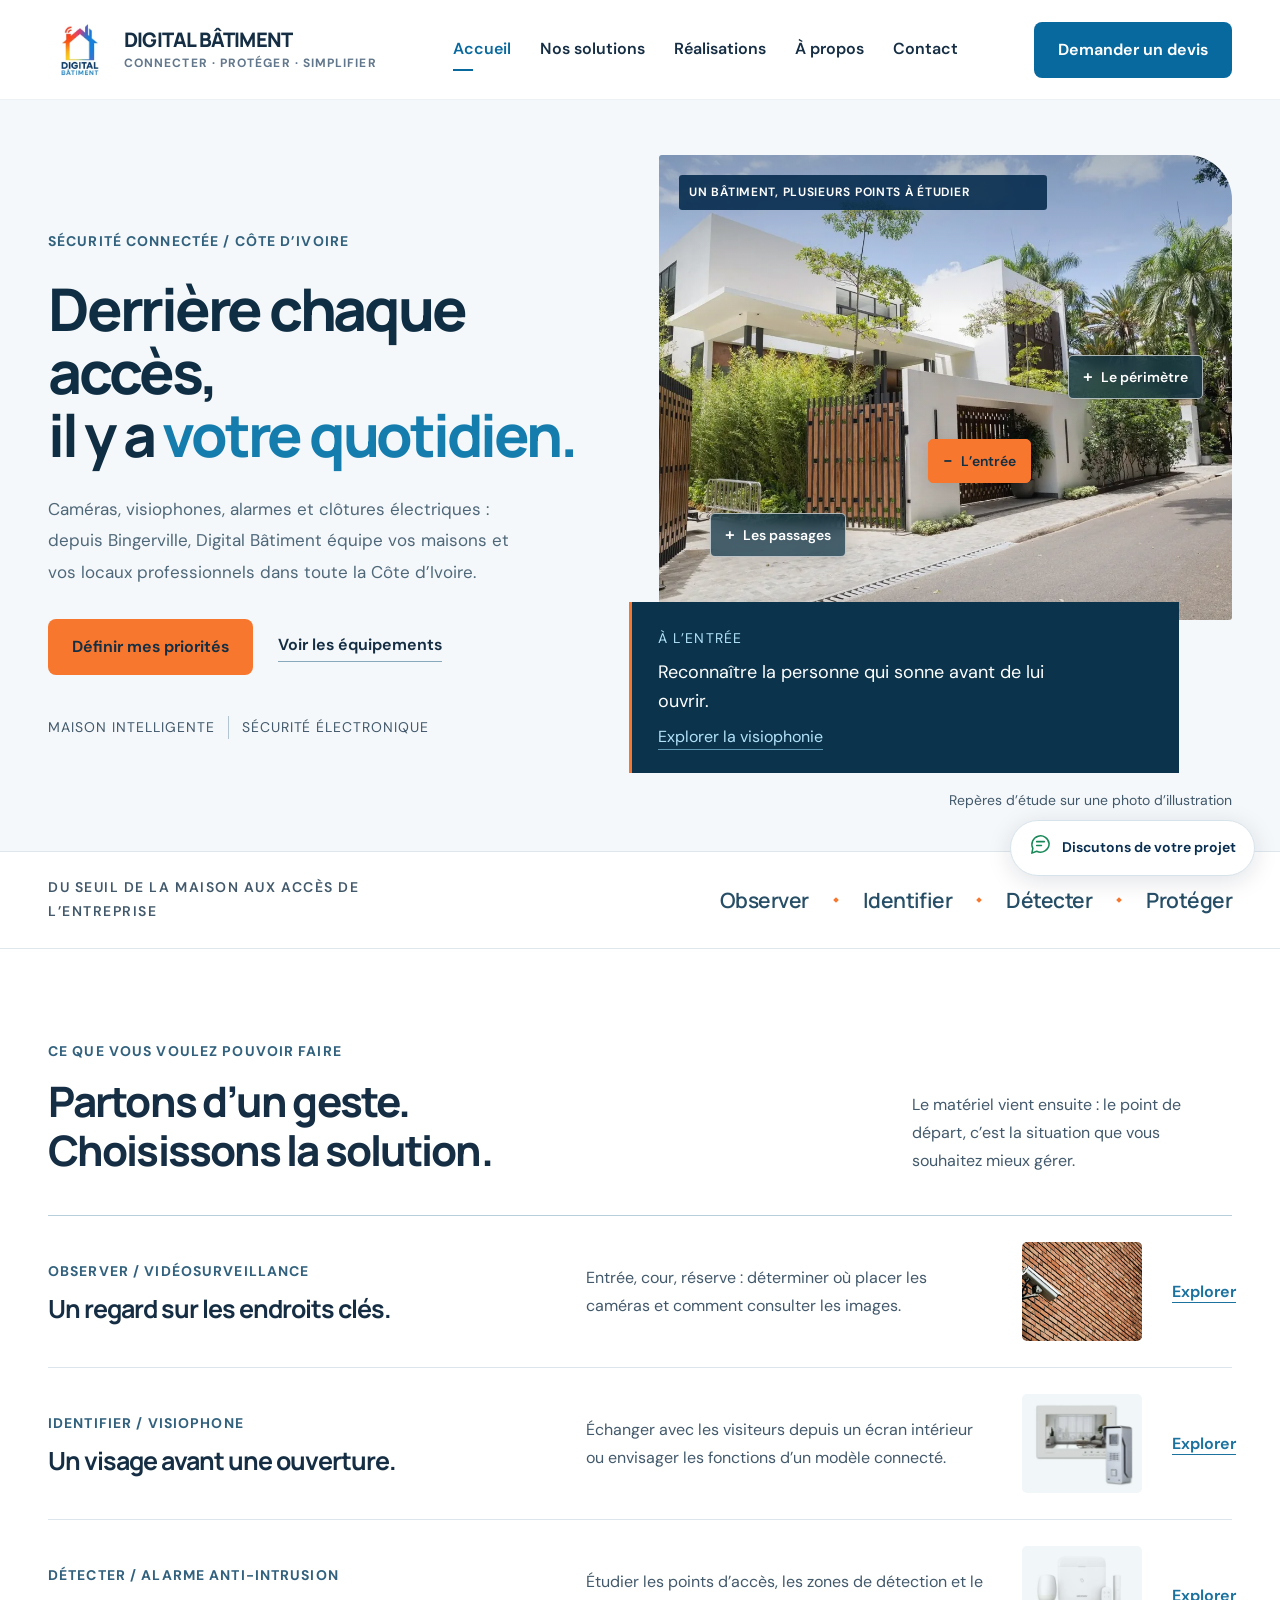
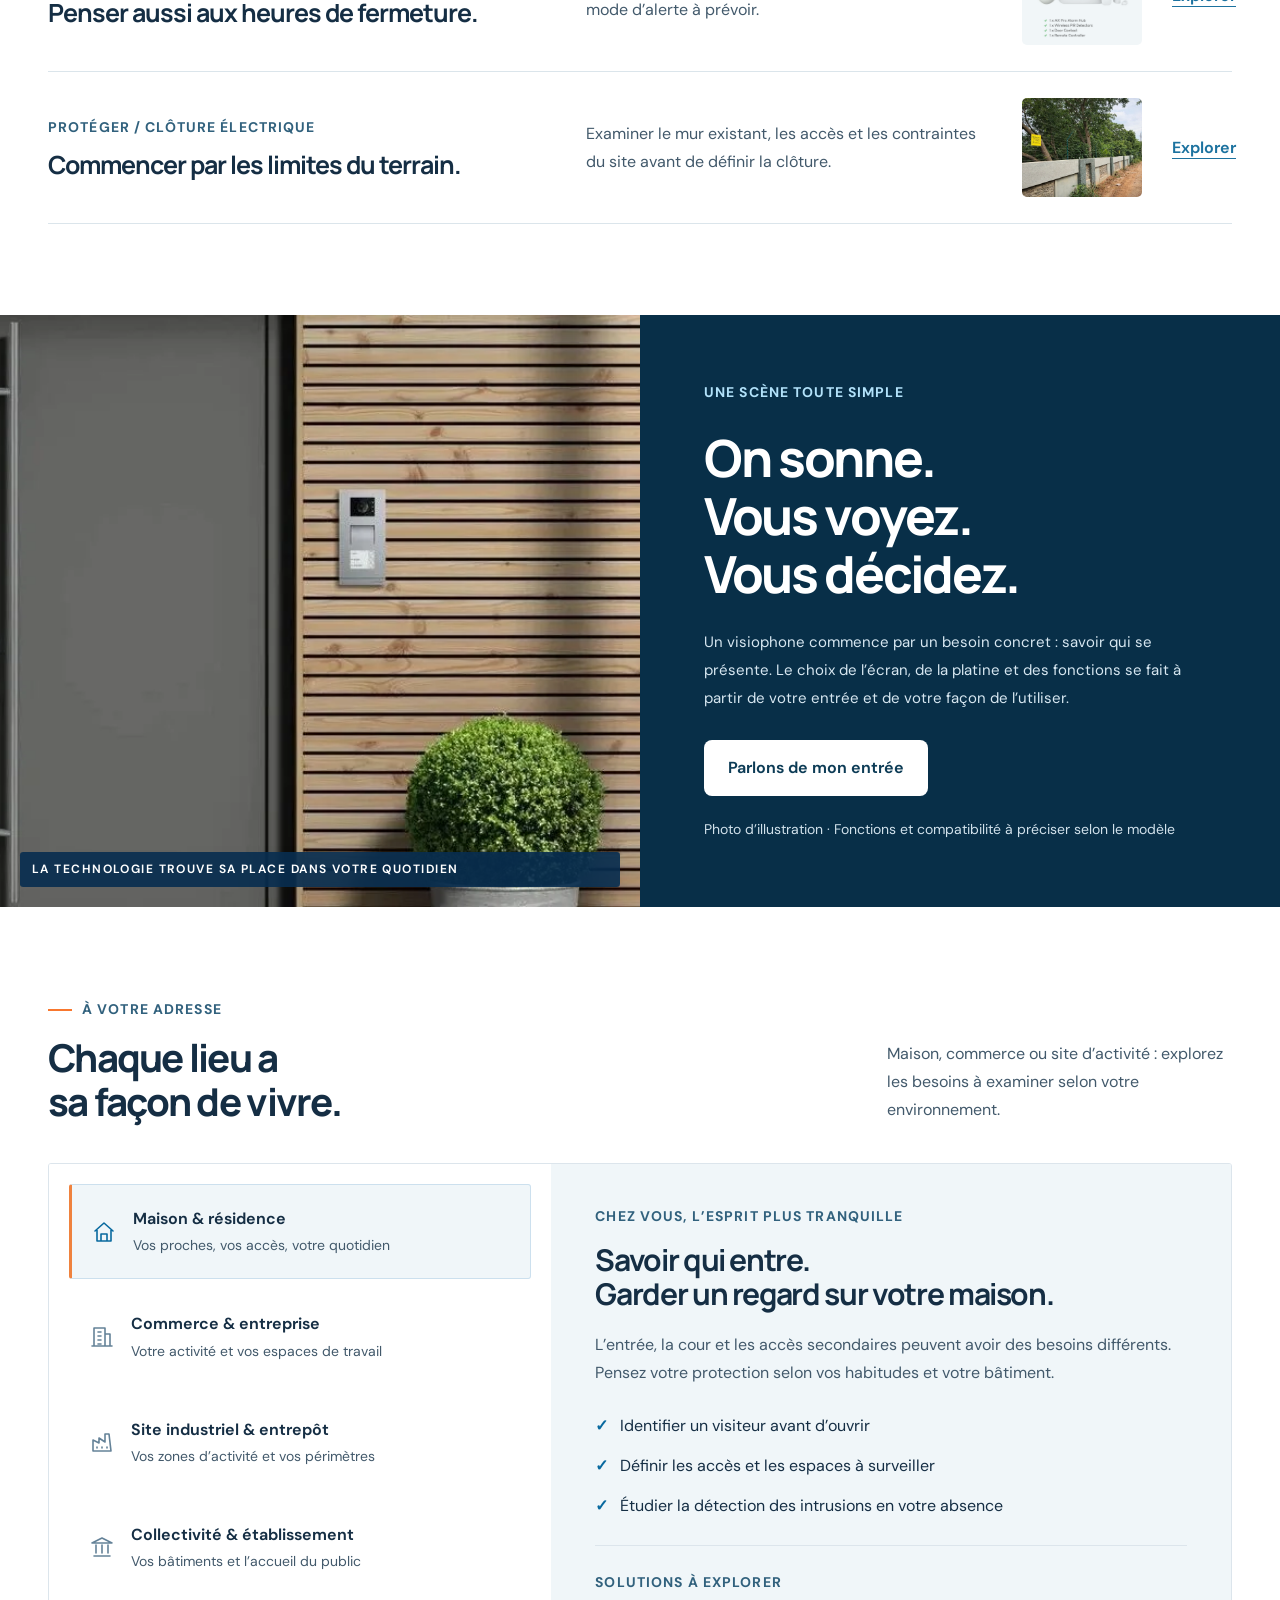
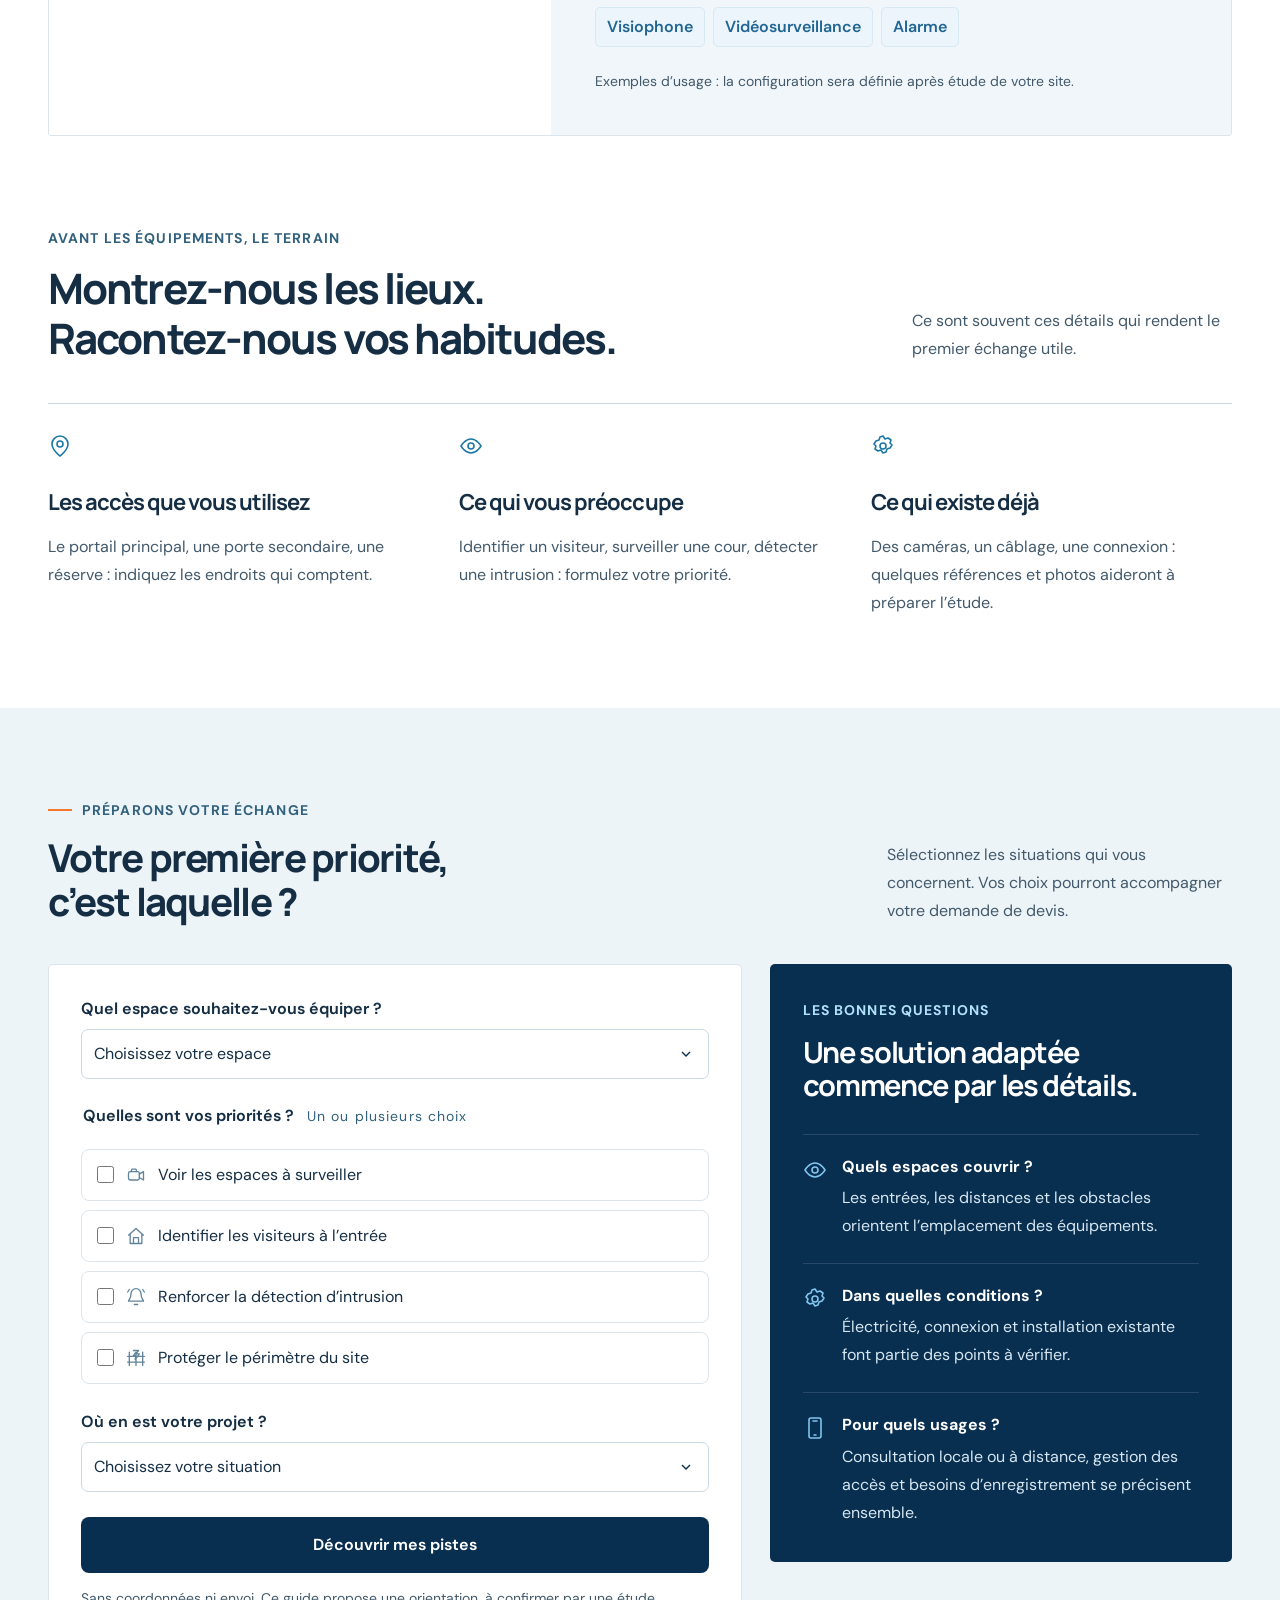
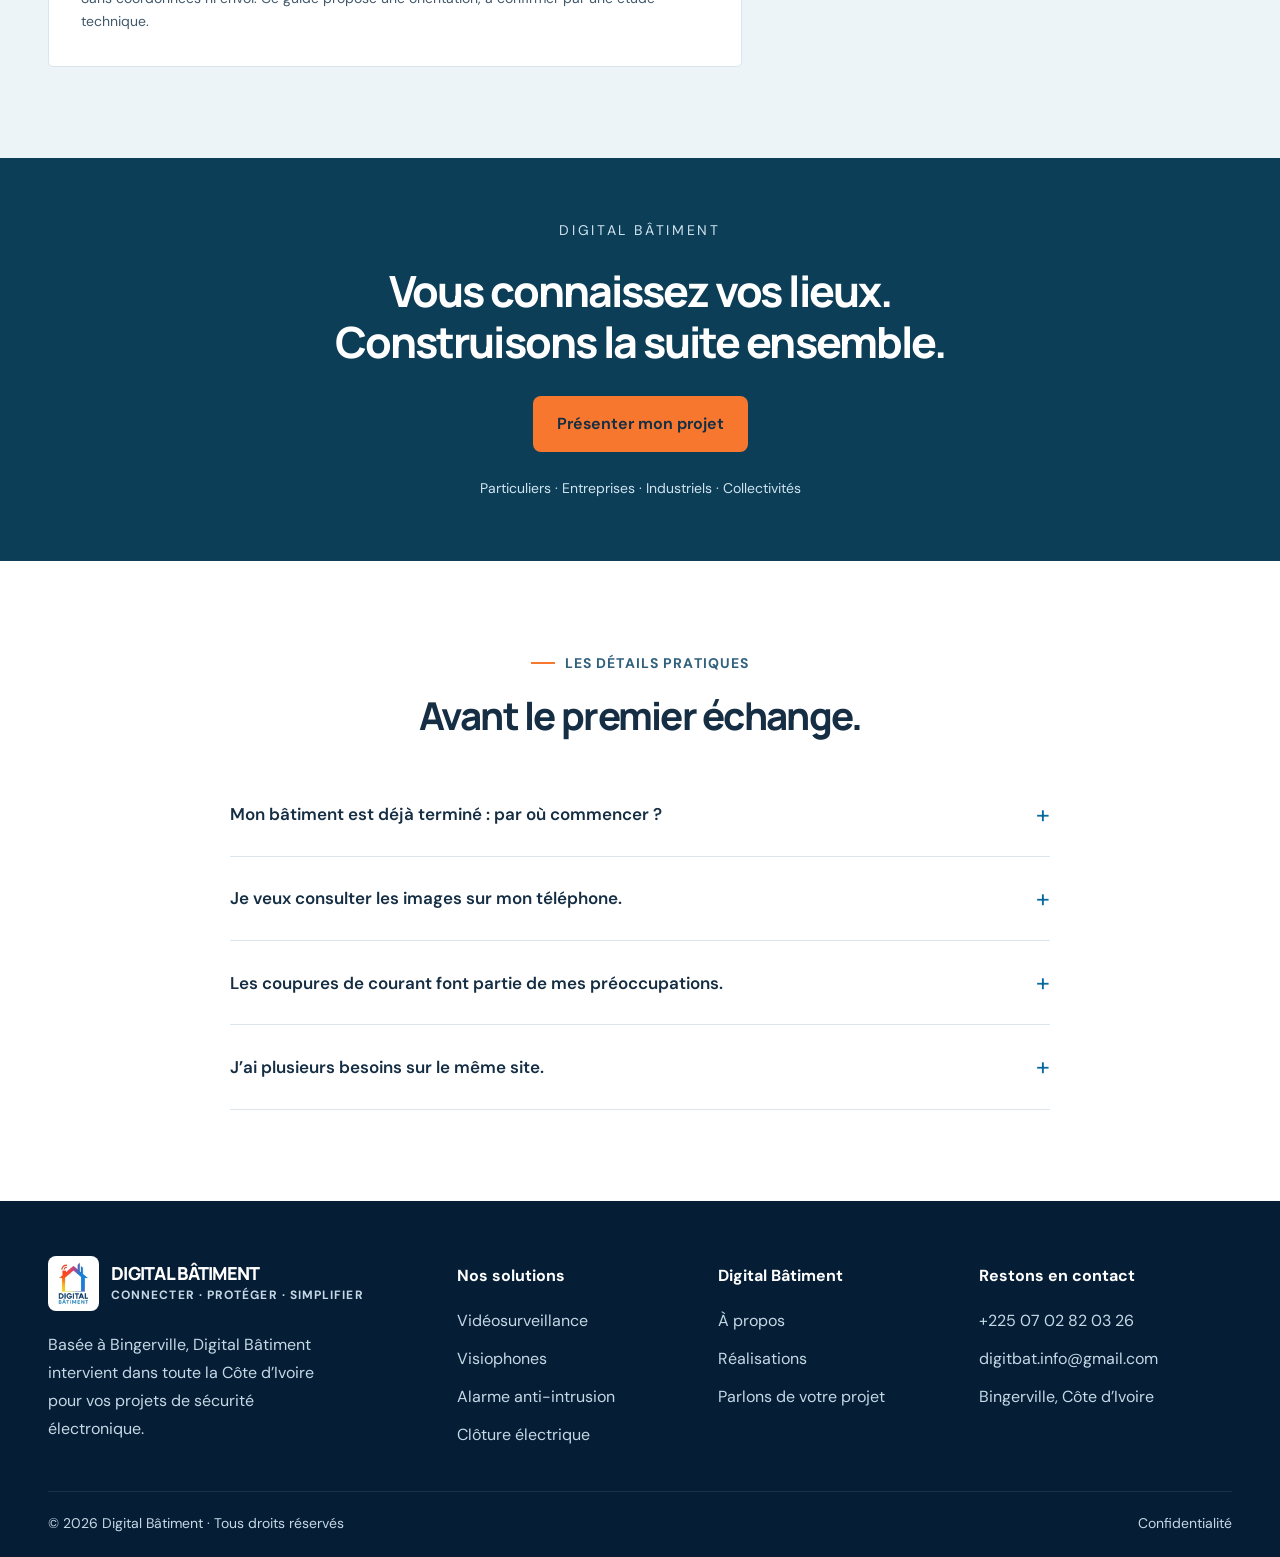
<file: index.html>
<!doctype html><html lang="fr"><head><meta charset="UTF-8"><meta name="viewport" content="width=device-width,initial-scale=1"><meta name="theme-color" content="#082e50"><meta name="robots" content="index,follow"><title>Digital Bâtiment | Sécurité connectée en Côte d’Ivoire</title><meta name="description" content="Basée à Bingerville, Digital Bâtiment installe caméras, visiophones, alarmes anti-intrusion et clôtures électriques dans toute la Côte d’Ivoire."><link rel="icon" href="assets/logo.webp"><link rel="preload" href="assets/fonts/dm-sans-latin.woff2" as="font" type="font/woff2" crossorigin><link rel="preload" href="assets/fonts/manrope-latin.woff2" as="font" type="font/woff2" crossorigin><link rel="stylesheet" href="fonts.css"><link rel="stylesheet" href="styles.css"><link rel="stylesheet" href="readability.css"><script defer src="app.js"></script><meta property="og:type" content="website"><meta property="og:site_name" content="Digital Bâtiment"><meta property="og:locale" content="fr_CI"><meta property="og:title" content="Digital Bâtiment | Sécurité connectée en Côte d’Ivoire"><meta property="og:description" content="Basée à Bingerville, Digital Bâtiment installe caméras, visiophones, alarmes anti-intrusion et clôtures électriques dans toute la Côte d’Ivoire."><meta name="twitter:title" content="Digital Bâtiment | Sécurité connectée en Côte d’Ivoire"><meta name="twitter:description" content="Basée à Bingerville, Digital Bâtiment installe caméras, visiophones, alarmes anti-intrusion et clôtures électriques dans toute la Côte d’Ivoire."><script id="organization-schema" type="application/ld+json">{"@context": "https://schema.org", "@type": "Organization", "name": "Digital Bâtiment", "description": "Basée à Bingerville, Digital Bâtiment installe caméras, visiophones, alarmes anti-intrusion et clôtures électriques dans toute la Côte d’Ivoire.", "telephone": "+2250702820326", "email": "digitbat.info@gmail.com", "address": {"@type": "PostalAddress", "addressLocality": "Bingerville", "addressCountry": "CI"}, "areaServed": {"@type": "Country", "name": "Côte d’Ivoire"}, "knowsAbout": ["Vidéosurveillance", "Visiophones", "Alarmes anti-intrusion", "Clôtures électriques"], "contactPoint": {"@type": "ContactPoint", "telephone": "+2250702820326", "email": "digitbat.info@gmail.com", "contactType": "demandes de devis", "availableLanguage": "fr", "areaServed": "CI"}, "url": "https://digital-batiment.pages.dev/"}</script><link rel="canonical" href="https://digital-batiment.pages.dev/"><meta property="og:url" content="https://digital-batiment.pages.dev/"></head><body><header class="header"><div class="wrap header-inner"><a class="brand" href="index.html" aria-label="Digital Bâtiment, accueil"><img src="assets/logo.webp" width="180" height="180" alt="Logo Digital Bâtiment" decoding="async"><span><strong>DIGITAL BÂTIMENT</strong><small>CONNECTER · PROTÉGER · SIMPLIFIER</small></span></a><nav class="nav" aria-label="Navigation principale"><a href="index.html" class="active" aria-current="page">Accueil</a><a href="solutions.html" class="" >Nos solutions</a><a href="realisations.html" class="" >Réalisations</a><a href="a-propos.html" class="" >À propos</a><a href="contact.html" class="" >Contact</a></nav><a class="btn header-cta" href="contact.html">Demander un devis</a><button class="menu-toggle" aria-label="Ouvrir le menu" aria-expanded="false"><span data-icon="menu"></span></button></div></header><main id="main"><div class="db-original">
<section class="threshold-hero"><div class="wrap threshold-grid"><div class="threshold-copy"><p class="threshold-kicker">SÉCURITÉ CONNECTÉE / CÔTE D’IVOIRE</p><h1>Derrière chaque accès,<br>il y a <em>votre quotidien.</em></h1><p class="threshold-intro">Caméras, visiophones, alarmes et clôtures électriques : depuis Bingerville, Digital Bâtiment équipe vos maisons et vos locaux professionnels dans toute la Côte d’Ivoire.</p><div class="actions"><a class="btn orange" href="#guide-solutions">Définir mes priorités</a><a class="threshold-link" href="solutions.html">Voir les équipements</a></div><div class="threshold-signature"><span>Maison intelligente</span><span>Sécurité électronique</span></div></div><div class="threshold-scene"><div class="threshold-photo"><img src="assets/residence-tropicale.webp" alt="Entrée d’une résidence tropicale avec portail et mur de clôture — photo d’illustration" width="1280" height="854" fetchpriority="high" decoding="async" loading="eager"><span class="scene-overline">UN BÂTIMENT, PLUSIEURS POINTS À ÉTUDIER</span><div class="scene-points" role="group" aria-label="Explorer les zones du bâtiment"><button type="button" class="scene-point point-entry selected" data-scene="entree" aria-pressed="true">L’entrée</button><button type="button" class="scene-point point-passage" data-scene="passages" aria-pressed="false">Les passages</button><button type="button" class="scene-point point-boundary" data-scene="perimetre" aria-pressed="false">Le périmètre</button></div></div><div class="scene-reading" aria-live="polite"><span class="scene-reading-label">À L’ENTRÉE</span><p id="scene-text">Reconnaître la personne qui sonne avant de lui ouvrir.</p><a id="scene-link" href="solutions.html#visiophone">Explorer la visiophonie</a></div><p class="scene-credit">Repères d’étude sur une photo d’illustration</p></div></div></section>
<section class="threshold-ribbon"><div class="wrap"><p>DU SEUIL DE LA MAISON AUX ACCÈS DE L’ENTREPRISE</p><div><span>Observer</span><i></i><span>Identifier</span><i></i><span>Détecter</span><i></i><span>Protéger</span></div></div></section>
<section class="section"><div class="wrap"><div class="threshold-section-head"><div><span class="threshold-kicker">CE QUE VOUS VOULEZ POUVOIR FAIRE</span><h2>Partons d’un geste.<br>Choisissons la solution.</h2></div><p>Le matériel vient ensuite : le point de départ, c’est la situation que vous souhaitez mieux gérer.</p></div><div class="solution-ledger"><a class="ledger-row" href="solutions.html#videosurveillance"><div class="ledger-title"><small>OBSERVER / VIDÉOSURVEILLANCE</small><h3>Un regard sur les endroits clés.</h3></div><p>Entrée, cour, réserve : déterminer où placer les caméras et comment consulter les images.</p><div class="ledger-image"><img src="assets/camera-exterieure.webp" alt="Caméra extérieure fixée sur un mur" width="1100" height="733" loading="lazy" decoding="async"></div><span class="ledger-action">Explorer</span></a><a class="ledger-row" href="solutions.html#visiophone"><div class="ledger-title"><small>IDENTIFIER / VISIOPHONE</small><h3>Un visage avant une ouverture.</h3></div><p>Échanger avec les visiteurs depuis un écran intérieur ou envisager les fonctions d’un modèle connecté.</p><div class="ledger-image product"><img src="assets/interphone.webp" alt="Visiophone avec écran et platine de rue" width="480" height="480" loading="lazy" decoding="async"></div><span class="ledger-action">Explorer</span></a><a class="ledger-row" href="solutions.html#alarme"><div class="ledger-title"><small>DÉTECTER / ALARME ANTI-INTRUSION</small><h3>Penser aussi aux heures de fermeture.</h3></div><p>Étudier les points d’accès, les zones de détection et le mode d’alerte à prévoir.</p><div class="ledger-image product"><img src="assets/alarme-kit.webp" alt="Centrale d’alarme et détecteurs" width="1000" height="1000" loading="lazy" decoding="async"></div><span class="ledger-action">Explorer</span></a><a class="ledger-row" href="solutions.html#cloture"><div class="ledger-title"><small>PROTÉGER / CLÔTURE ÉLECTRIQUE</small><h3>Commencer par les limites du terrain.</h3></div><p>Examiner le mur existant, les accès et les contraintes du site avant de définir la clôture.</p><div class="ledger-image"><img src="assets/cloture-perimetre.webp" alt="Clôture électrique sur un mur de périmètre" width="900" height="600" loading="lazy" decoding="async"></div><span class="ledger-action">Explorer</span></a></div></div></section>
<section class="arrival-story"><div class="arrival-photo"><img src="assets/entree-bois.webp" alt="Visiophone monté à côté d’une porte d’entrée, sur un parement en bois — photo d’illustration" width="967" height="544" loading="lazy" decoding="async"><span>LA TECHNOLOGIE TROUVE SA PLACE DANS VOTRE QUOTIDIEN</span></div><div class="arrival-copy"><span class="threshold-kicker">UNE SCÈNE TOUTE SIMPLE</span><h2>On sonne.<br>Vous voyez.<br>Vous décidez.</h2><p>Un visiophone commence par un besoin concret : savoir qui se présente. Le choix de l’écran, de la platine et des fonctions se fait à partir de votre entrée et de votre façon de l’utiliser.</p><a href="contact.html?solution=visiophone" class="btn dark">Parlons de mon entrée</a><p class="arrival-fine">Photo d’illustration · Fonctions et compatibilité à préciser selon le modèle</p></div></section>
<section class="section use-section" aria-labelledby="use-title"><div class="wrap"><div class="section-head"><div><div class="eyebrow">À votre adresse</div><h2 id="use-title">Chaque lieu a<br>sa façon de vivre.</h2></div><p>Maison, commerce ou site d’activité : explorez les besoins à examiner selon votre environnement.</p></div><div class="use-layout"><div class="use-nav" role="tablist" aria-label="Votre environnement"><button id="use-maison" class="use-tab selected" role="tab" aria-selected="true" aria-controls="use-panel" tabindex="0" data-use="maison"><span data-icon="home"></span><span>Maison & résidence<small>Vos proches, vos accès, votre quotidien</small></span></button><button id="use-entreprise" class="use-tab" role="tab" aria-selected="false" aria-controls="use-panel" tabindex="-1" data-use="entreprise"><span data-icon="building"></span><span>Commerce & entreprise<small>Votre activité et vos espaces de travail</small></span></button><button id="use-industrie" class="use-tab" role="tab" aria-selected="false" aria-controls="use-panel" tabindex="-1" data-use="industrie"><span data-icon="factory"></span><span>Site industriel & entrepôt<small>Vos zones d’activité et vos périmètres</small></span></button><button id="use-collectivite" class="use-tab" role="tab" aria-selected="false" aria-controls="use-panel" tabindex="-1" data-use="collectivite"><span data-icon="public"></span><span>Collectivité & établissement<small>Vos bâtiments et l’accueil du public</small></span></button></div><div id="use-panel" class="use-panel" role="tabpanel" aria-labelledby="use-maison" tabindex="0"><div class="small-heading" id="use-kicker">Chez vous, l’esprit plus tranquille</div><h3 id="use-heading">Savoir qui entre.<br>Garder un regard sur votre maison.</h3><p id="use-description">L’entrée, la cour et les accès secondaires peuvent avoir des besoins différents. Pensez votre protection selon vos habitudes et votre bâtiment.</p><ul id="use-examples" class="use-examples"><li>Identifier un visiteur avant d’ouvrir</li><li>Définir les accès et les espaces à surveiller</li><li>Étudier la détection des intrusions en votre absence</li></ul><div class="use-suggestions"><span>Solutions à explorer</span><div id="use-links"><a href="solutions.html#visiophone">Visiophone</a><a href="solutions.html#videosurveillance">Vidéosurveillance</a><a href="solutions.html#alarme">Alarme</a></div></div><p class="use-disclaimer">Exemples d’usage : la configuration sera définie après étude de votre site.</p></div></div></div></section>

<section class="threshold-method section"><div class="wrap"><div class="threshold-section-head"><div><span class="threshold-kicker">AVANT LES ÉQUIPEMENTS, LE TERRAIN</span><h2>Montrez-nous les lieux.<br>Racontez-nous vos habitudes.</h2></div><p>Ce sont souvent ces détails qui rendent le premier échange utile.</p></div><div class="field-notes"><article><span data-icon="location"></span><h3>Les accès que vous utilisez</h3><p>Le portail principal, une porte secondaire, une réserve : indiquez les endroits qui comptent.</p></article><article><span data-icon="eye"></span><h3>Ce qui vous préoccupe</h3><p>Identifier un visiteur, surveiller une cour, détecter une intrusion : formulez votre priorité.</p></article><article><span data-icon="settings"></span><h3>Ce qui existe déjà</h3><p>Des caméras, un câblage, une connexion : quelques références et photos aideront à préparer l’étude.</p></article></div></div></section>
<section class="section guide-section pale" id="guide-solutions" aria-labelledby="guide-title"><div class="wrap"><div class="section-head"><div><div class="eyebrow">Préparons votre échange</div><h2 id="guide-title">Votre première priorité,<br>c’est laquelle ?</h2></div><p>Sélectionnez les situations qui vous concernent. Vos choix pourront accompagner votre demande de devis.</p></div><div class="guide-layout"><form id="solution-guide" class="guide-form"><div class="field"><label for="guide-site">Quel espace souhaitez-vous équiper ?</label><select id="guide-site" name="site" required><option value="">Choisissez votre espace</option><option value="maison">Maison / résidence</option><option value="entreprise">Commerce / bureaux</option><option value="industrie">Site industriel / entrepôt</option><option value="collectivite">Bâtiment collectif / établissement</option></select></div><fieldset class="guide-priorities"><legend>Quelles sont vos priorités ? <span>Un ou plusieurs choix</span></legend><label class="priority"><input type="checkbox" name="priorite" value="videosurveillance"><span data-icon="camera"></span><span>Voir les espaces à surveiller</span></label><label class="priority"><input type="checkbox" name="priorite" value="visiophone"><span data-icon="home"></span><span>Identifier les visiteurs à l’entrée</span></label><label class="priority"><input type="checkbox" name="priorite" value="alarme"><span data-icon="bell"></span><span>Renforcer la détection d’intrusion</span></label><label class="priority"><input type="checkbox" name="priorite" value="cloture"><span data-icon="fence"></span><span>Protéger le périmètre du site</span></label></fieldset><div class="field"><label for="guide-stage">Où en est votre projet ?</label><select id="guide-stage" name="etape" required><option value="">Choisissez votre situation</option><option>Bâtiment existant à équiper</option><option>Projet de construction</option><option>Installation existante à compléter</option></select></div><p id="guide-error" class="guide-error hidden" role="alert">Choisissez au moins une priorité pour afficher vos pistes.</p><button class="btn dark" type="submit">Découvrir mes pistes</button><p class="guide-fineprint">Sans coordonnées ni envoi. Ce guide propose une orientation, à confirmer par une étude technique.</p></form><aside class="guide-aside"><div class="small-heading">Les bonnes questions</div><h3>Une solution adaptée commence par les détails.</h3><div class="guide-question"><span data-icon="eye"></span><div><h4>Quels espaces couvrir ?</h4><p>Les entrées, les distances et les obstacles orientent l’emplacement des équipements.</p></div></div><div class="guide-question"><span data-icon="settings"></span><div><h4>Dans quelles conditions ?</h4><p>Électricité, connexion et installation existante font partie des points à vérifier.</p></div></div><div class="guide-question"><span data-icon="smartphone"></span><div><h4>Pour quels usages ?</h4><p>Consultation locale ou à distance, gestion des accès et besoins d’enregistrement se précisent ensemble.</p></div></div></aside></div><div id="guide-result" class="guide-result hidden" tabindex="-1" aria-labelledby="result-title"><div class="result-heading"><div><div class="eyebrow">Votre première orientation</div><h3 id="result-title">Des pistes pour votre projet</h3><p id="result-context"></p></div><button class="text-button" type="button" id="guide-edit">Modifier mes choix</button></div><div id="result-cards" class="result-cards"></div><div class="result-bottom"><p>Ces pistes ne constituent ni un devis ni une configuration définitive. Notre équipe précisera les équipements et les conditions d’installation avec vous.</p><a id="guide-contact" class="btn orange" href="contact.html">Discuter de ces solutions</a></div></div></div></section>

<section class="threshold-close"><div class="wrap"><p>DIGITAL BÂTIMENT</p><h2>Vous connaissez vos lieux.<br>Construisons la suite ensemble.</h2><a class="btn orange" href="contact.html">Présenter mon projet</a><span>Particuliers · Entreprises · Industriels · Collectivités</span></div></section>
<section class="section"><div class="wrap faq"><div class="eyebrow">Les détails pratiques</div><h2>Avant le premier échange.</h2><details><summary>Mon bâtiment est déjà terminé : par où commencer ?</summary><p>Repérez vos accès et les zones que vous souhaitez surveiller. Quelques photos et les références des équipements existants permettront de préparer l’étude du câblage et des possibilités d’installation.</p></details><details><summary>Je veux consulter les images sur mon téléphone.</summary><p>Précisez cette attente dès le départ. L’accès à distance dépend du matériel, de sa configuration et de la connexion disponible sur le site.</p></details><details><summary>Les coupures de courant font partie de mes préoccupations.</summary><p>Indiquez les équipements que vous souhaitez maintenir en fonctionnement et la durée souhaitée. L’alimentation de secours sera un point à étudier dans votre projet.</p></details><details><summary>J’ai plusieurs besoins sur le même site.</summary><p>Le guide ci-dessus permet de sélectionner plusieurs priorités. Vous pourrez reprendre cette sélection dans le formulaire de contact et la compléter avec les particularités de vos locaux.</p></details></div></section>
</div>
</main><footer class="footer"><div class="wrap"><div class="footer-grid"><div><a class="brand" href="index.html" aria-label="Digital Bâtiment, accueil"><img src="assets/logo.webp" width="180" height="180" alt="Logo Digital Bâtiment" decoding="async"><span><strong>DIGITAL BÂTIMENT</strong><small>CONNECTER · PROTÉGER · SIMPLIFIER</small></span></a><p>Basée à Bingerville, Digital Bâtiment intervient dans toute la Côte d’Ivoire pour vos projets de sécurité électronique.</p></div><div><h3>Nos solutions</h3><div class="footer-links"><a href="solutions.html#videosurveillance">Vidéosurveillance</a><a href="solutions.html#visiophone">Visiophones</a><a href="solutions.html#alarme">Alarme anti-intrusion</a><a href="solutions.html#cloture">Clôture électrique</a></div></div><div><h3>Digital Bâtiment</h3><div class="footer-links"><a href="a-propos.html">À propos</a><a href="realisations.html">Réalisations</a><a href="contact.html">Parlons de votre projet</a></div></div><div><h3>Restons en contact</h3><div class="footer-links"><a href="tel:+2250702820326">+225 07 02 82 03 26</a><a href="mailto:digitbat.info@gmail.com">digitbat.info@gmail.com</a><span>Bingerville, Côte d’Ivoire</span></div></div></div><div class="footer-bottom"><span>© 2026 Digital Bâtiment · Tous droits réservés</span><a href="confidentialite.html">Confidentialité</a></div></div></footer><a class="whatsapp" href="https://wa.me/2250702820326?text=Bonjour%20Digital%20B%C3%A2timent%2C%20je%20souhaite%20parler%20de%20mon%20projet." target="_blank" rel="noopener" aria-label="Discuter avec Digital Bâtiment sur WhatsApp"><span data-icon="message"></span><span>Discutons de votre projet</span></a></body></html>
</file>
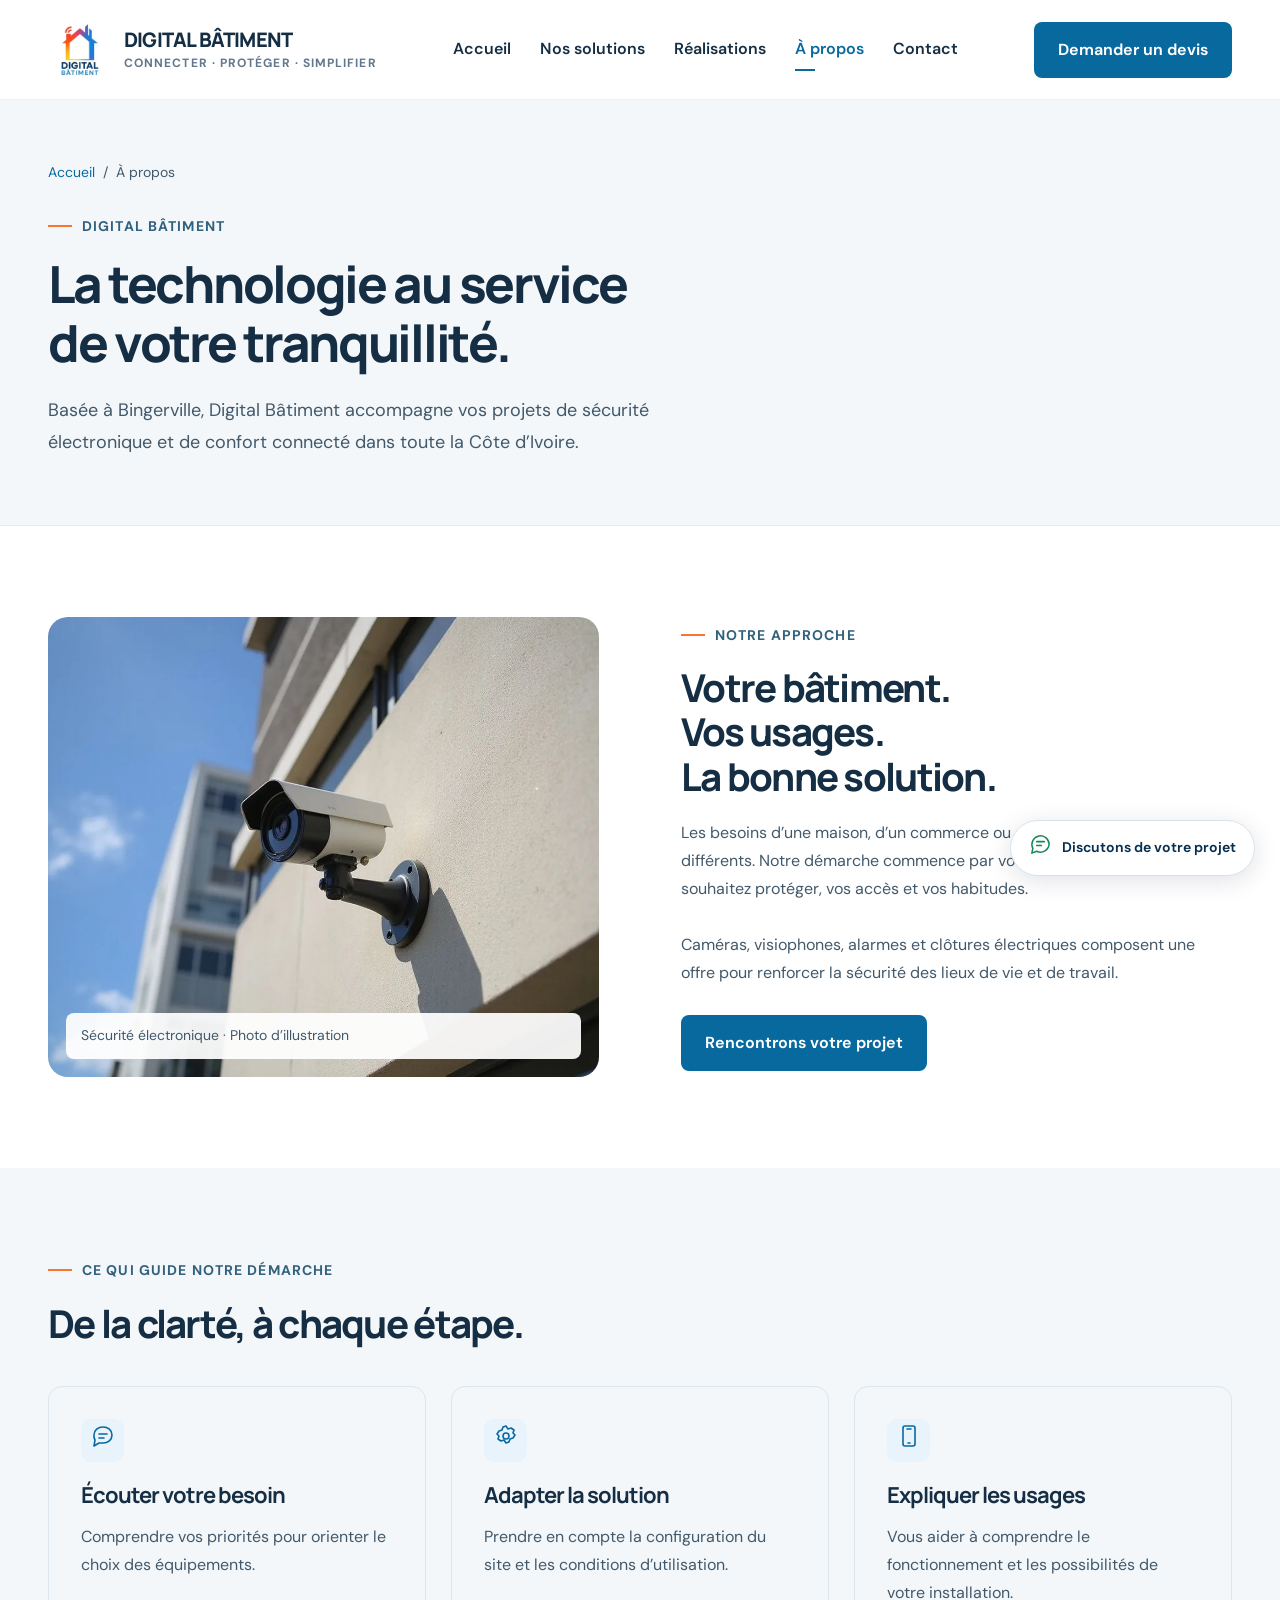
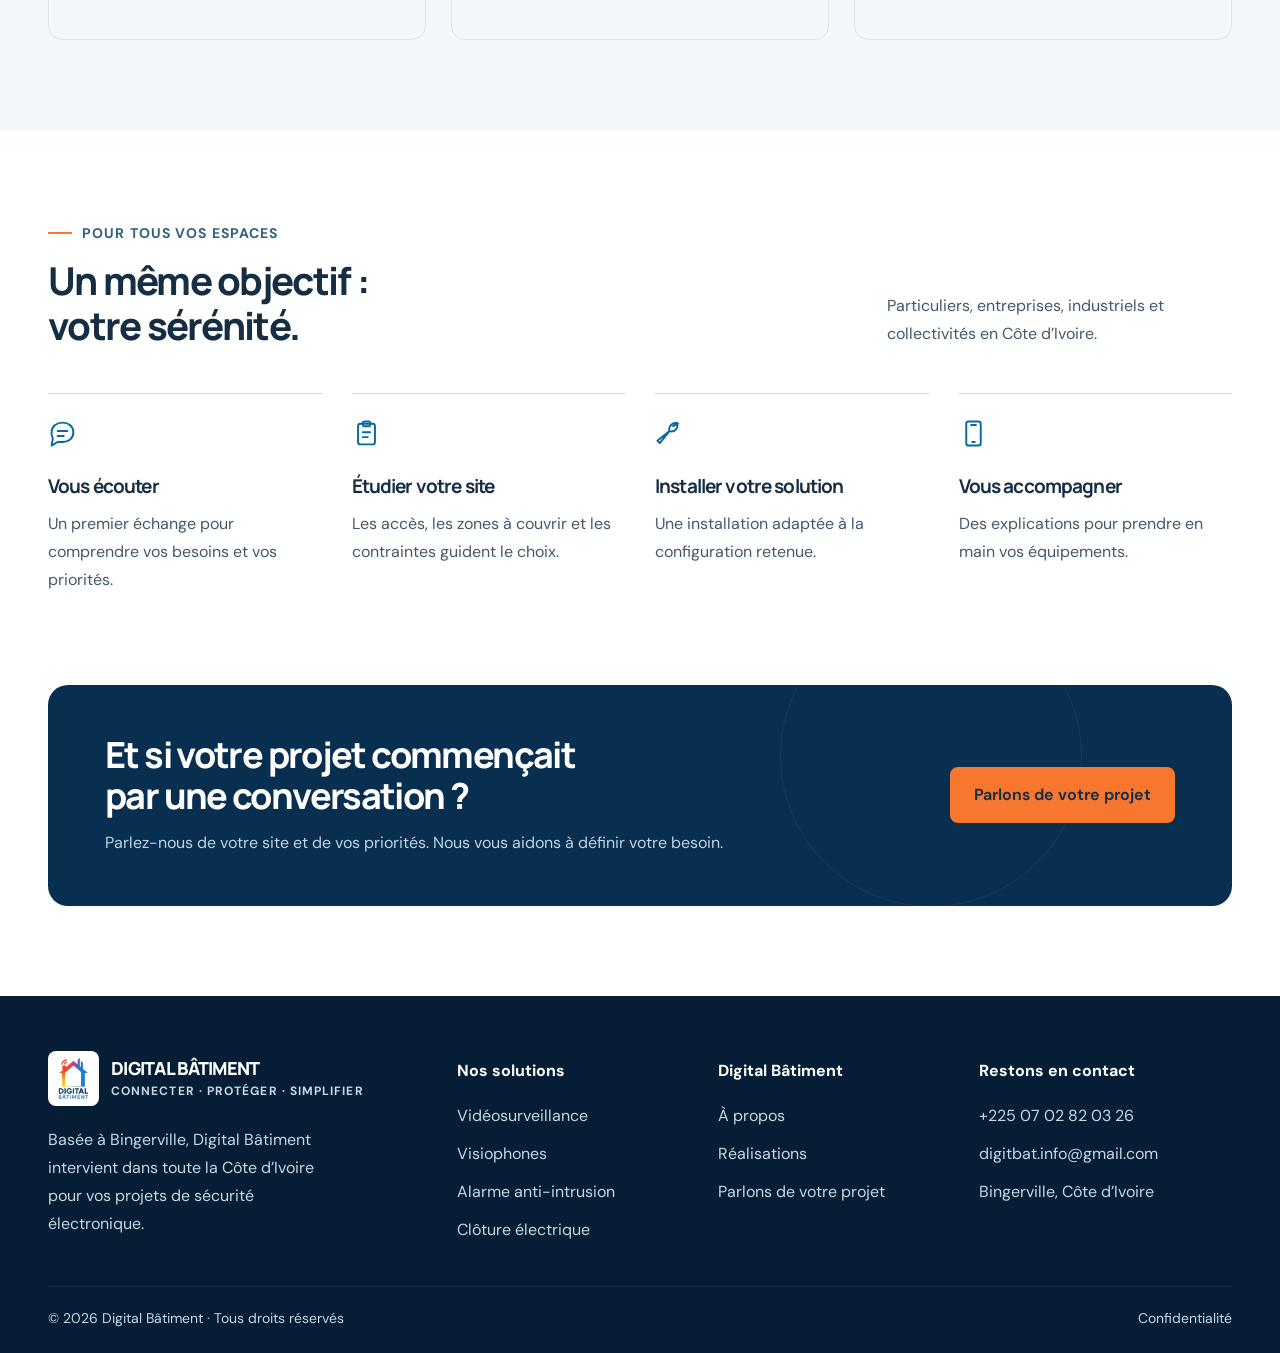
<file: a-propos.html>
<!doctype html><html lang="fr"><head><meta charset="UTF-8"><meta name="viewport" content="width=device-width,initial-scale=1"><meta name="theme-color" content="#082e50"><meta name="robots" content="index,follow"><title>Digital Bâtiment à Bingerville | Sécurité électronique</title><meta name="description" content="Découvrez Digital Bâtiment, basée à Bingerville : sécurité électronique et équipements connectés pour particuliers et professionnels dans toute la Côte d’Ivoire."><link rel="icon" href="assets/logo.webp"><link rel="preload" href="assets/fonts/dm-sans-latin.woff2" as="font" type="font/woff2" crossorigin><link rel="preload" href="assets/fonts/manrope-latin.woff2" as="font" type="font/woff2" crossorigin><link rel="stylesheet" href="fonts.css"><link rel="stylesheet" href="styles.css"><link rel="stylesheet" href="readability.css"><script defer src="app.js"></script><meta property="og:type" content="website"><meta property="og:site_name" content="Digital Bâtiment"><meta property="og:locale" content="fr_CI"><meta property="og:title" content="Digital Bâtiment à Bingerville | Sécurité électronique"><meta property="og:description" content="Découvrez Digital Bâtiment, basée à Bingerville : sécurité électronique et équipements connectés pour particuliers et professionnels dans toute la Côte d’Ivoire."><meta name="twitter:title" content="Digital Bâtiment à Bingerville | Sécurité électronique"><meta name="twitter:description" content="Découvrez Digital Bâtiment, basée à Bingerville : sécurité électronique et équipements connectés pour particuliers et professionnels dans toute la Côte d’Ivoire."><link rel="canonical" href="https://digital-batiment.pages.dev/a-propos"><meta property="og:url" content="https://digital-batiment.pages.dev/a-propos"></head><body><header class="header"><div class="wrap header-inner"><a class="brand" href="index.html" aria-label="Digital Bâtiment, accueil"><img src="assets/logo.webp" width="180" height="180" alt="Logo Digital Bâtiment" decoding="async"><span><strong>DIGITAL BÂTIMENT</strong><small>CONNECTER · PROTÉGER · SIMPLIFIER</small></span></a><nav class="nav" aria-label="Navigation principale"><a href="index.html" class="" >Accueil</a><a href="solutions.html" class="" >Nos solutions</a><a href="realisations.html" class="" >Réalisations</a><a href="a-propos.html" class="active" aria-current="page">À propos</a><a href="contact.html" class="" >Contact</a></nav><a class="btn header-cta" href="contact.html">Demander un devis</a><button class="menu-toggle" aria-label="Ouvrir le menu" aria-expanded="false"><span data-icon="menu"></span></button></div></header><main id="main"><section class="page-hero"><div class="wrap"><div class="breadcrumb"><a href="index.html">Accueil</a> &nbsp;/&nbsp; À propos</div><div class="eyebrow">Digital Bâtiment</div><h1>La technologie au service<br>de votre tranquillité.</h1><p>Basée à Bingerville, Digital Bâtiment accompagne vos projets de sécurité électronique et de confort connecté dans toute la Côte d’Ivoire.</p></div></section><section class="section"><div class="wrap split"><div class="about-brand photo-scene"><img src="assets/camera-facade.webp" width="1000" height="1000" alt="Caméra de surveillance installée sur la façade d’un bâtiment — photo d’illustration" loading="eager" decoding="async" fetchpriority="high"><span class="photo-caption">Sécurité électronique · Photo d’illustration</span></div><div class="split-copy"><div class="eyebrow">Notre approche</div><h2>Votre bâtiment.<br>Vos usages.<br>La bonne solution.</h2><p>Les besoins d’une maison, d’un commerce ou d’un site industriel sont différents. Notre démarche commence par votre contexte : ce que vous souhaitez protéger, vos accès et vos habitudes.</p><p>Caméras, visiophones, alarmes et clôtures électriques composent une offre pour renforcer la sécurité des lieux de vie et de travail.</p><a class="btn" href="contact.html">Rencontrons votre projet</a></div></div></section><section class="section pale"><div class="wrap"><div class="eyebrow">Ce qui guide notre démarche</div><h2>De la clarté, à chaque étape.</h2><div class="values-grid"><div class="value"><div class="icon-box"><span data-icon="chat"></span></div><h3>Écouter votre besoin</h3><p>Comprendre vos priorités pour orienter le choix des équipements.</p></div><div class="value"><div class="icon-box"><span data-icon="settings"></span></div><h3>Adapter la solution</h3><p>Prendre en compte la configuration du site et les conditions d’utilisation.</p></div><div class="value"><div class="icon-box"><span data-icon="smartphone"></span></div><h3>Expliquer les usages</h3><p>Vous aider à comprendre le fonctionnement et les possibilités de votre installation.</p></div></div></div></section><section class="section"><div class="wrap"><div class="section-head"><div><div class="eyebrow">Pour tous vos espaces</div><h2>Un même objectif :<br>votre sérénité.</h2></div><p>Particuliers, entreprises, industriels et collectivités en Côte d’Ivoire.</p></div><div class="process-grid"><div class="process-item"><span data-icon="chat"></span><h3>Vous écouter</h3><p>Un premier échange pour comprendre vos besoins et vos priorités.</p></div><div class="process-item"><span data-icon="clipboard"></span><h3>Étudier votre site</h3><p>Les accès, les zones à couvrir et les contraintes guident le choix.</p></div><div class="process-item"><span data-icon="tool"></span><h3>Installer votre solution</h3><p>Une installation adaptée à la configuration retenue.</p></div><div class="process-item"><span data-icon="smartphone"></span><h3>Vous accompagner</h3><p>Des explications pour prendre en main vos équipements.</p></div></div></div></section><section class="cta-section"><div class="wrap"><div class="cta-block"><div><h2>Et si votre projet commençait<br>par une conversation ?</h2><p>Parlez-nous de votre site et de vos priorités. Nous vous aidons à définir votre besoin.</p></div><a class="btn orange" href="contact.html">Parlons de votre projet</a></div></div></section></main><footer class="footer"><div class="wrap"><div class="footer-grid"><div><a class="brand" href="index.html" aria-label="Digital Bâtiment, accueil"><img src="assets/logo.webp" width="180" height="180" alt="Logo Digital Bâtiment" decoding="async"><span><strong>DIGITAL BÂTIMENT</strong><small>CONNECTER · PROTÉGER · SIMPLIFIER</small></span></a><p>Basée à Bingerville, Digital Bâtiment intervient dans toute la Côte d’Ivoire pour vos projets de sécurité électronique.</p></div><div><h3>Nos solutions</h3><div class="footer-links"><a href="solutions.html#videosurveillance">Vidéosurveillance</a><a href="solutions.html#visiophone">Visiophones</a><a href="solutions.html#alarme">Alarme anti-intrusion</a><a href="solutions.html#cloture">Clôture électrique</a></div></div><div><h3>Digital Bâtiment</h3><div class="footer-links"><a href="a-propos.html">À propos</a><a href="realisations.html">Réalisations</a><a href="contact.html">Parlons de votre projet</a></div></div><div><h3>Restons en contact</h3><div class="footer-links"><a href="tel:+2250702820326">+225 07 02 82 03 26</a><a href="mailto:digitbat.info@gmail.com">digitbat.info@gmail.com</a><span>Bingerville, Côte d’Ivoire</span></div></div></div><div class="footer-bottom"><span>© 2026 Digital Bâtiment · Tous droits réservés</span><a href="confidentialite.html">Confidentialité</a></div></div></footer><a class="whatsapp" href="https://wa.me/2250702820326?text=Bonjour%20Digital%20B%C3%A2timent%2C%20je%20souhaite%20parler%20de%20mon%20projet." target="_blank" rel="noopener" aria-label="Discuter avec Digital Bâtiment sur WhatsApp"><span data-icon="message"></span><span>Discutons de votre projet</span></a></body></html>
</file>
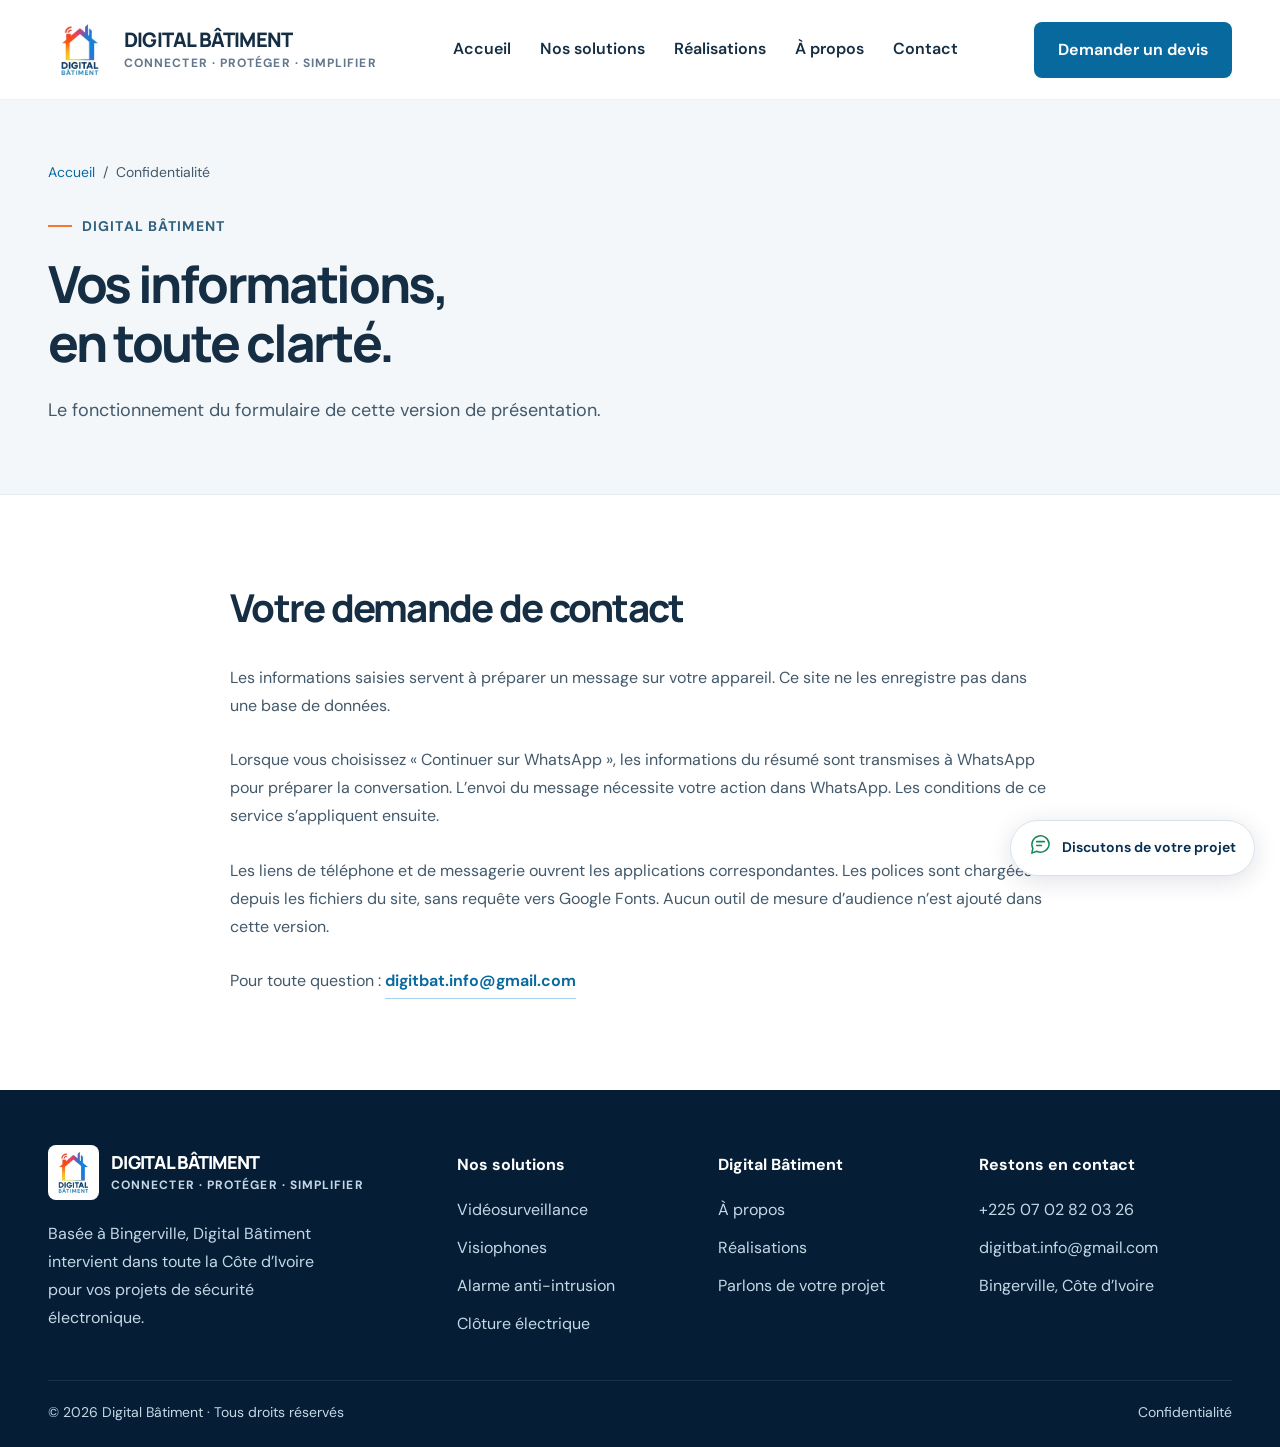
<file: confidentialite.html>
<!doctype html><html lang="fr"><head><meta charset="UTF-8"><meta name="viewport" content="width=device-width,initial-scale=1"><meta name="theme-color" content="#082e50"><meta name="robots" content="index,follow"><title>Confidentialité du formulaire de contact | Digital Bâtiment</title><meta name="description" content="Découvrez comment le formulaire Digital Bâtiment prépare votre message WhatsApp et quelles informations sont transmises lorsque vous choisissez de poursuivre."><link rel="icon" href="assets/logo.webp"><link rel="preload" href="assets/fonts/dm-sans-latin.woff2" as="font" type="font/woff2" crossorigin><link rel="preload" href="assets/fonts/manrope-latin.woff2" as="font" type="font/woff2" crossorigin><link rel="stylesheet" href="fonts.css"><link rel="stylesheet" href="styles.css"><link rel="stylesheet" href="readability.css"><script defer src="app.js"></script><meta property="og:type" content="website"><meta property="og:site_name" content="Digital Bâtiment"><meta property="og:locale" content="fr_CI"><meta property="og:title" content="Confidentialité du formulaire de contact | Digital Bâtiment"><meta property="og:description" content="Découvrez comment le formulaire Digital Bâtiment prépare votre message WhatsApp et quelles informations sont transmises lorsque vous choisissez de poursuivre."><meta name="twitter:title" content="Confidentialité du formulaire de contact | Digital Bâtiment"><meta name="twitter:description" content="Découvrez comment le formulaire Digital Bâtiment prépare votre message WhatsApp et quelles informations sont transmises lorsque vous choisissez de poursuivre."><link rel="canonical" href="https://digital-batiment.pages.dev/confidentialite"><meta property="og:url" content="https://digital-batiment.pages.dev/confidentialite"></head><body><header class="header"><div class="wrap header-inner"><a class="brand" href="index.html" aria-label="Digital Bâtiment, accueil"><img src="assets/logo.webp" width="180" height="180" alt="Logo Digital Bâtiment" decoding="async"><span><strong>DIGITAL BÂTIMENT</strong><small>CONNECTER · PROTÉGER · SIMPLIFIER</small></span></a><nav class="nav" aria-label="Navigation principale"><a href="index.html" class="" >Accueil</a><a href="solutions.html" class="" >Nos solutions</a><a href="realisations.html" class="" >Réalisations</a><a href="a-propos.html" class="" >À propos</a><a href="contact.html" class="" >Contact</a></nav><a class="btn header-cta" href="contact.html">Demander un devis</a><button class="menu-toggle" aria-label="Ouvrir le menu" aria-expanded="false"><span data-icon="menu"></span></button></div></header><main id="main"><section class="page-hero"><div class="wrap"><div class="breadcrumb"><a href="index.html">Accueil</a> &nbsp;/&nbsp; Confidentialité</div><div class="eyebrow">Digital Bâtiment</div><h1>Vos informations,<br>en toute clarté.</h1><p>Le fonctionnement du formulaire de cette version de présentation.</p></div></section><section class="section"><div class="wrap faq"><h2 style="text-align:left">Votre demande de contact</h2><p>Les informations saisies servent à préparer un message sur votre appareil. Ce site ne les enregistre pas dans une base de données.</p><br><p>Lorsque vous choisissez « Continuer sur WhatsApp », les informations du résumé sont transmises à WhatsApp pour préparer la conversation. L’envoi du message nécessite votre action dans WhatsApp. Les conditions de ce service s’appliquent ensuite.</p><br><p>Les liens de téléphone et de messagerie ouvrent les applications correspondantes. Les polices sont chargées depuis les fichiers du site, sans requête vers Google Fonts. Aucun outil de mesure d’audience n’est ajouté dans cette version.</p><br><p>Pour toute question : <a class="text-link" href="mailto:digitbat.info@gmail.com">digitbat.info@gmail.com</a></p></div></section></main><footer class="footer"><div class="wrap"><div class="footer-grid"><div><a class="brand" href="index.html" aria-label="Digital Bâtiment, accueil"><img src="assets/logo.webp" width="180" height="180" alt="Logo Digital Bâtiment" decoding="async"><span><strong>DIGITAL BÂTIMENT</strong><small>CONNECTER · PROTÉGER · SIMPLIFIER</small></span></a><p>Basée à Bingerville, Digital Bâtiment intervient dans toute la Côte d’Ivoire pour vos projets de sécurité électronique.</p></div><div><h3>Nos solutions</h3><div class="footer-links"><a href="solutions.html#videosurveillance">Vidéosurveillance</a><a href="solutions.html#visiophone">Visiophones</a><a href="solutions.html#alarme">Alarme anti-intrusion</a><a href="solutions.html#cloture">Clôture électrique</a></div></div><div><h3>Digital Bâtiment</h3><div class="footer-links"><a href="a-propos.html">À propos</a><a href="realisations.html">Réalisations</a><a href="contact.html">Parlons de votre projet</a></div></div><div><h3>Restons en contact</h3><div class="footer-links"><a href="tel:+2250702820326">+225 07 02 82 03 26</a><a href="mailto:digitbat.info@gmail.com">digitbat.info@gmail.com</a><span>Bingerville, Côte d’Ivoire</span></div></div></div><div class="footer-bottom"><span>© 2026 Digital Bâtiment · Tous droits réservés</span><a href="confidentialite.html">Confidentialité</a></div></div></footer><a class="whatsapp" href="https://wa.me/2250702820326?text=Bonjour%20Digital%20B%C3%A2timent%2C%20je%20souhaite%20parler%20de%20mon%20projet." target="_blank" rel="noopener" aria-label="Discuter avec Digital Bâtiment sur WhatsApp"><span data-icon="message"></span><span>Discutons de votre projet</span></a></body></html>
</file>
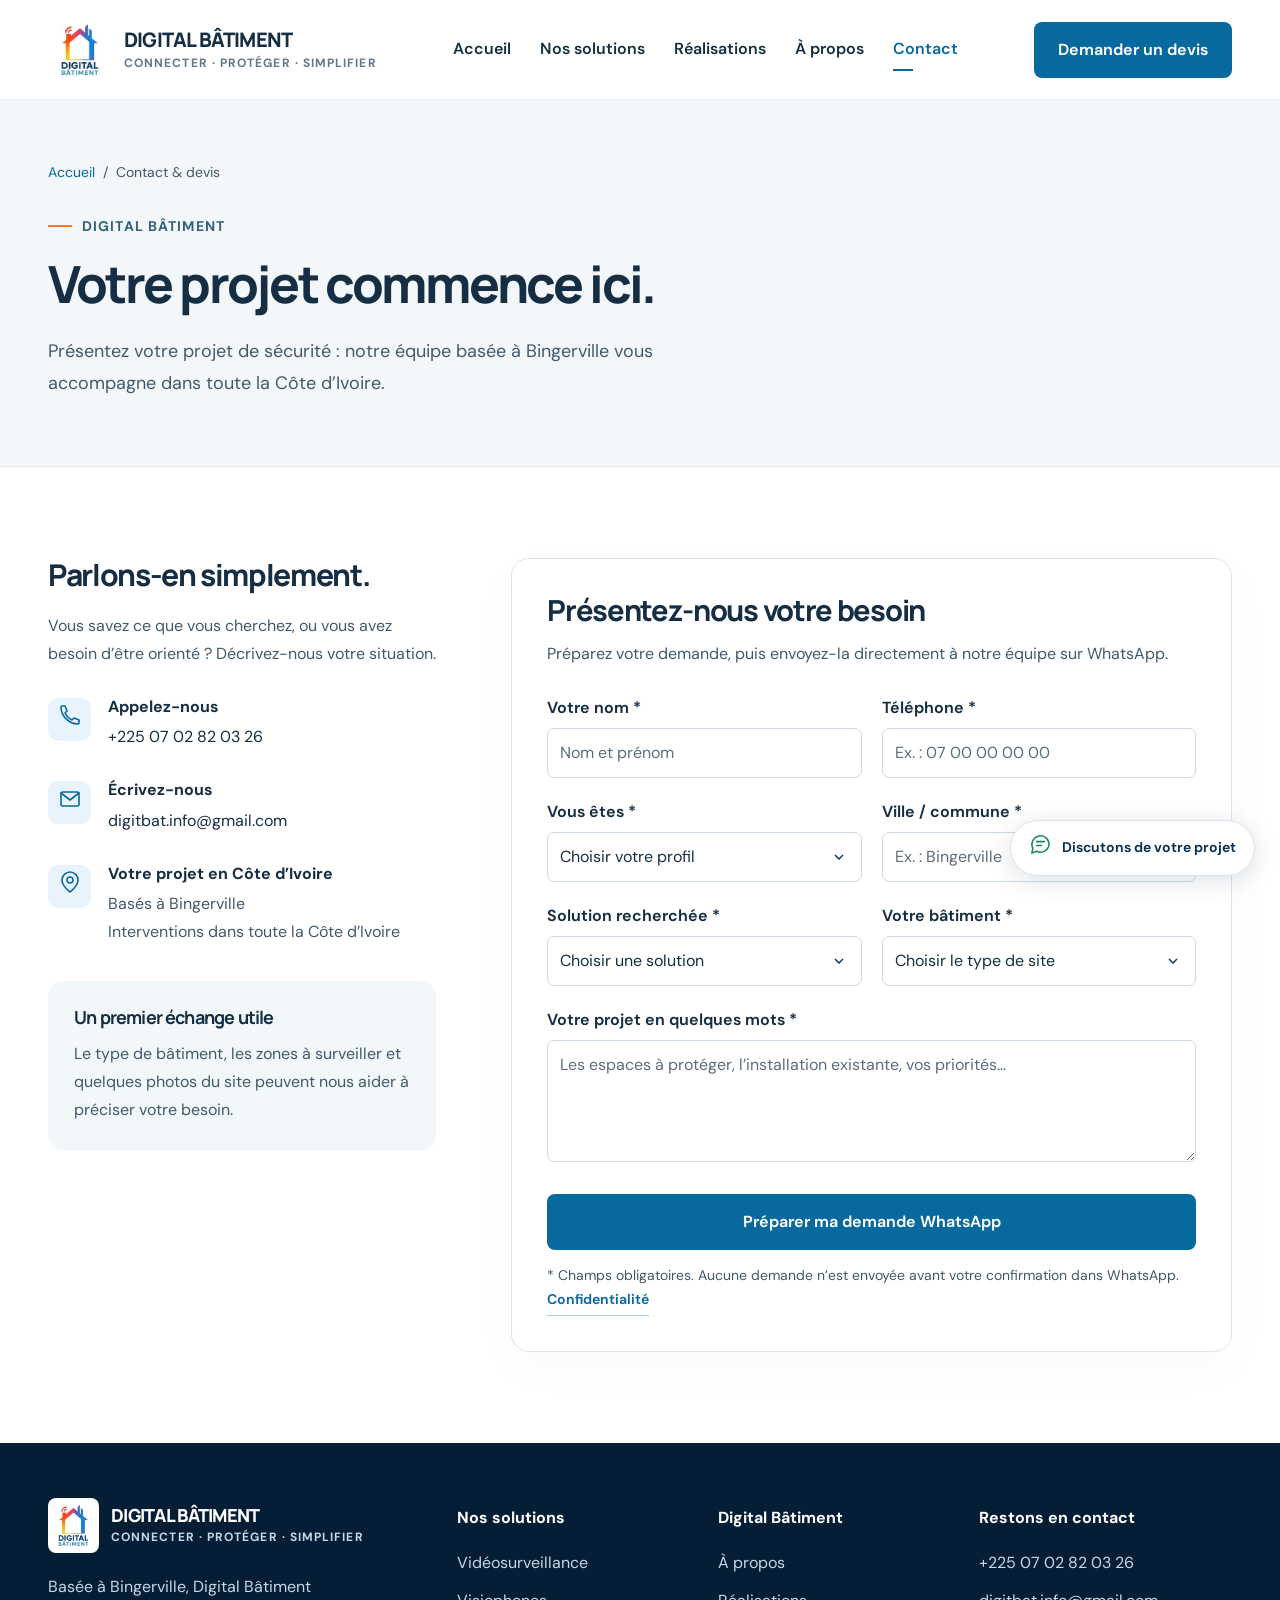
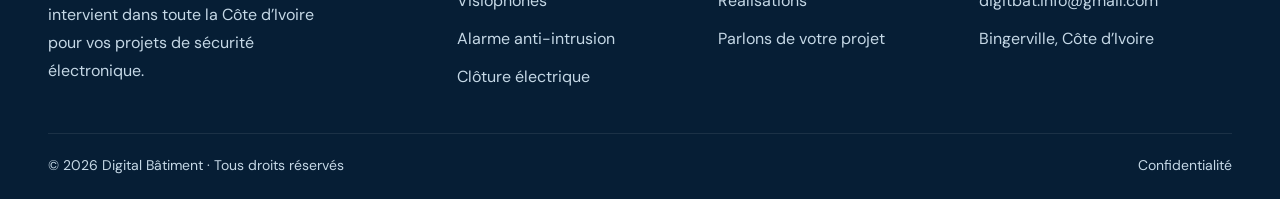
<file: contact.html>
<!doctype html><html lang="fr"><head><meta charset="UTF-8"><meta name="viewport" content="width=device-width,initial-scale=1"><meta name="theme-color" content="#082e50"><meta name="robots" content="index,follow"><title>Devis sécurité et contact à Bingerville | Digital Bâtiment</title><meta name="description" content="Contactez Digital Bâtiment à Bingerville pour un devis : caméras, visiophones, alarmes et clôtures électriques. Interventions dans toute la Côte d’Ivoire."><link rel="icon" href="assets/logo.webp"><link rel="preload" href="assets/fonts/dm-sans-latin.woff2" as="font" type="font/woff2" crossorigin><link rel="preload" href="assets/fonts/manrope-latin.woff2" as="font" type="font/woff2" crossorigin><link rel="stylesheet" href="fonts.css"><link rel="stylesheet" href="styles.css"><link rel="stylesheet" href="readability.css"><script defer src="app.js"></script><meta property="og:type" content="website"><meta property="og:site_name" content="Digital Bâtiment"><meta property="og:locale" content="fr_CI"><meta property="og:title" content="Devis sécurité et contact à Bingerville | Digital Bâtiment"><meta property="og:description" content="Contactez Digital Bâtiment à Bingerville pour un devis : caméras, visiophones, alarmes et clôtures électriques. Interventions dans toute la Côte d’Ivoire."><meta name="twitter:title" content="Devis sécurité et contact à Bingerville | Digital Bâtiment"><meta name="twitter:description" content="Contactez Digital Bâtiment à Bingerville pour un devis : caméras, visiophones, alarmes et clôtures électriques. Interventions dans toute la Côte d’Ivoire."><link rel="canonical" href="https://digital-batiment.pages.dev/contact"><meta property="og:url" content="https://digital-batiment.pages.dev/contact"></head><body><header class="header"><div class="wrap header-inner"><a class="brand" href="index.html" aria-label="Digital Bâtiment, accueil"><img src="assets/logo.webp" width="180" height="180" alt="Logo Digital Bâtiment" decoding="async"><span><strong>DIGITAL BÂTIMENT</strong><small>CONNECTER · PROTÉGER · SIMPLIFIER</small></span></a><nav class="nav" aria-label="Navigation principale"><a href="index.html" class="" >Accueil</a><a href="solutions.html" class="" >Nos solutions</a><a href="realisations.html" class="" >Réalisations</a><a href="a-propos.html" class="" >À propos</a><a href="contact.html" class="active" aria-current="page">Contact</a></nav><a class="btn header-cta" href="contact.html">Demander un devis</a><button class="menu-toggle" aria-label="Ouvrir le menu" aria-expanded="false"><span data-icon="menu"></span></button></div></header><main id="main"><section class="page-hero"><div class="wrap"><div class="breadcrumb"><a href="index.html">Accueil</a> &nbsp;/&nbsp; Contact & devis</div><div class="eyebrow">Digital Bâtiment</div><h1>Votre projet commence ici.</h1><p>Présentez votre projet de sécurité : notre équipe basée à Bingerville vous accompagne dans toute la Côte d’Ivoire.</p></div></section><section class="section"><div class="wrap contact-layout"><aside class="contact-aside"><h2>Parlons-en simplement.</h2><p>Vous savez ce que vous cherchez, ou vous avez besoin d’être orienté ? Décrivez-nous votre situation.</p><div class="contact-item"><div class="icon-box"><span data-icon="phone"></span></div><div><h3>Appelez-nous</h3><a href="tel:+2250702820326">+225 07 02 82 03 26</a></div></div><div class="contact-item"><div class="icon-box"><span data-icon="mail"></span></div><div><h3>Écrivez-nous</h3><a href="mailto:digitbat.info@gmail.com">digitbat.info@gmail.com</a></div></div><div class="contact-item"><div class="icon-box"><span data-icon="location"></span></div><div><h3>Votre projet en Côte d’Ivoire</h3><p>Basés à Bingerville<br>Interventions dans toute la Côte d’Ivoire</p></div></div><div class="contact-panel"><h3>Un premier échange utile</h3><p>Le type de bâtiment, les zones à surveiller et quelques photos du site peuvent nous aider à préciser votre besoin.</p></div></aside><div class="form-card"><h2>Présentez-nous votre besoin</h2><p>Préparez votre demande, puis envoyez-la directement à notre équipe sur WhatsApp.</p><form id="quote-form"><div class="form-grid"><div class="field"><label for="nom">Votre nom *</label><input id="nom" name="nom" autocomplete="name" required placeholder="Nom et prénom" maxlength="100"></div><div class="field"><label for="telephone">Téléphone *</label><input id="telephone" name="telephone" type="tel" autocomplete="tel" required placeholder="Ex. : 07 00 00 00 00" minlength="8" maxlength="25"></div><div class="field"><label for="profil">Vous êtes *</label><select id="profil" name="profil" required><option value="">Choisir votre profil</option><option>Un particulier</option><option>Une entreprise</option><option>Un industriel</option><option>Une collectivité</option></select></div><div class="field"><label for="ville">Ville / commune *</label><input id="ville" name="ville" required placeholder="Ex. : Bingerville" maxlength="100"></div><div class="field"><label for="solution">Solution recherchée *</label><select id="solution" name="solution" required><option value="">Choisir une solution</option><option value="videosurveillance">Vidéosurveillance</option><option value="visiophone">Visiophone</option><option value="alarme">Alarme anti-intrusion</option><option value="cloture">Clôture électrique</option><option value="plusieurs-solutions">Plusieurs solutions</option><option value="conseil">J’ai besoin de conseil</option></select></div><div class="field"><label for="site">Votre bâtiment *</label><select id="site" name="site" required><option value="">Choisir le type de site</option><option>Maison / villa</option><option>Appartement</option><option>Commerce / boutique</option><option>Bureaux</option><option>Entrepôt / site industriel</option><option>Bâtiment collectif</option><option>Autre</option></select></div><div class="field full"><label for="besoin">Votre projet en quelques mots *</label><textarea id="besoin" name="besoin" rows="4" required maxlength="3000" placeholder="Les espaces à protéger, l’installation existante, vos priorités…"></textarea></div></div><button class="btn" type="submit">Préparer ma demande WhatsApp</button><p class="form-caption">* Champs obligatoires. Aucune demande n’est envoyée avant votre confirmation dans WhatsApp. <a href="confidentialite.html" class="text-link">Confidentialité</a></p></form><div id="quote-summary" class="form-success hidden" role="status"><h3>Votre demande est prête</h3><p>Vérifiez le résumé avant de poursuivre sur WhatsApp.</p><pre></pre><a class="btn dark" target="_blank" rel="noopener">Continuer sur WhatsApp</a></div></div></div></section></main><footer class="footer"><div class="wrap"><div class="footer-grid"><div><a class="brand" href="index.html" aria-label="Digital Bâtiment, accueil"><img src="assets/logo.webp" width="180" height="180" alt="Logo Digital Bâtiment" decoding="async"><span><strong>DIGITAL BÂTIMENT</strong><small>CONNECTER · PROTÉGER · SIMPLIFIER</small></span></a><p>Basée à Bingerville, Digital Bâtiment intervient dans toute la Côte d’Ivoire pour vos projets de sécurité électronique.</p></div><div><h3>Nos solutions</h3><div class="footer-links"><a href="solutions.html#videosurveillance">Vidéosurveillance</a><a href="solutions.html#visiophone">Visiophones</a><a href="solutions.html#alarme">Alarme anti-intrusion</a><a href="solutions.html#cloture">Clôture électrique</a></div></div><div><h3>Digital Bâtiment</h3><div class="footer-links"><a href="a-propos.html">À propos</a><a href="realisations.html">Réalisations</a><a href="contact.html">Parlons de votre projet</a></div></div><div><h3>Restons en contact</h3><div class="footer-links"><a href="tel:+2250702820326">+225 07 02 82 03 26</a><a href="mailto:digitbat.info@gmail.com">digitbat.info@gmail.com</a><span>Bingerville, Côte d’Ivoire</span></div></div></div><div class="footer-bottom"><span>© 2026 Digital Bâtiment · Tous droits réservés</span><a href="confidentialite.html">Confidentialité</a></div></div></footer><a class="whatsapp" href="https://wa.me/2250702820326?text=Bonjour%20Digital%20B%C3%A2timent%2C%20je%20souhaite%20parler%20de%20mon%20projet." target="_blank" rel="noopener" aria-label="Discuter avec Digital Bâtiment sur WhatsApp"><span data-icon="message"></span><span>Discutons de votre projet</span></a></body></html>
</file>
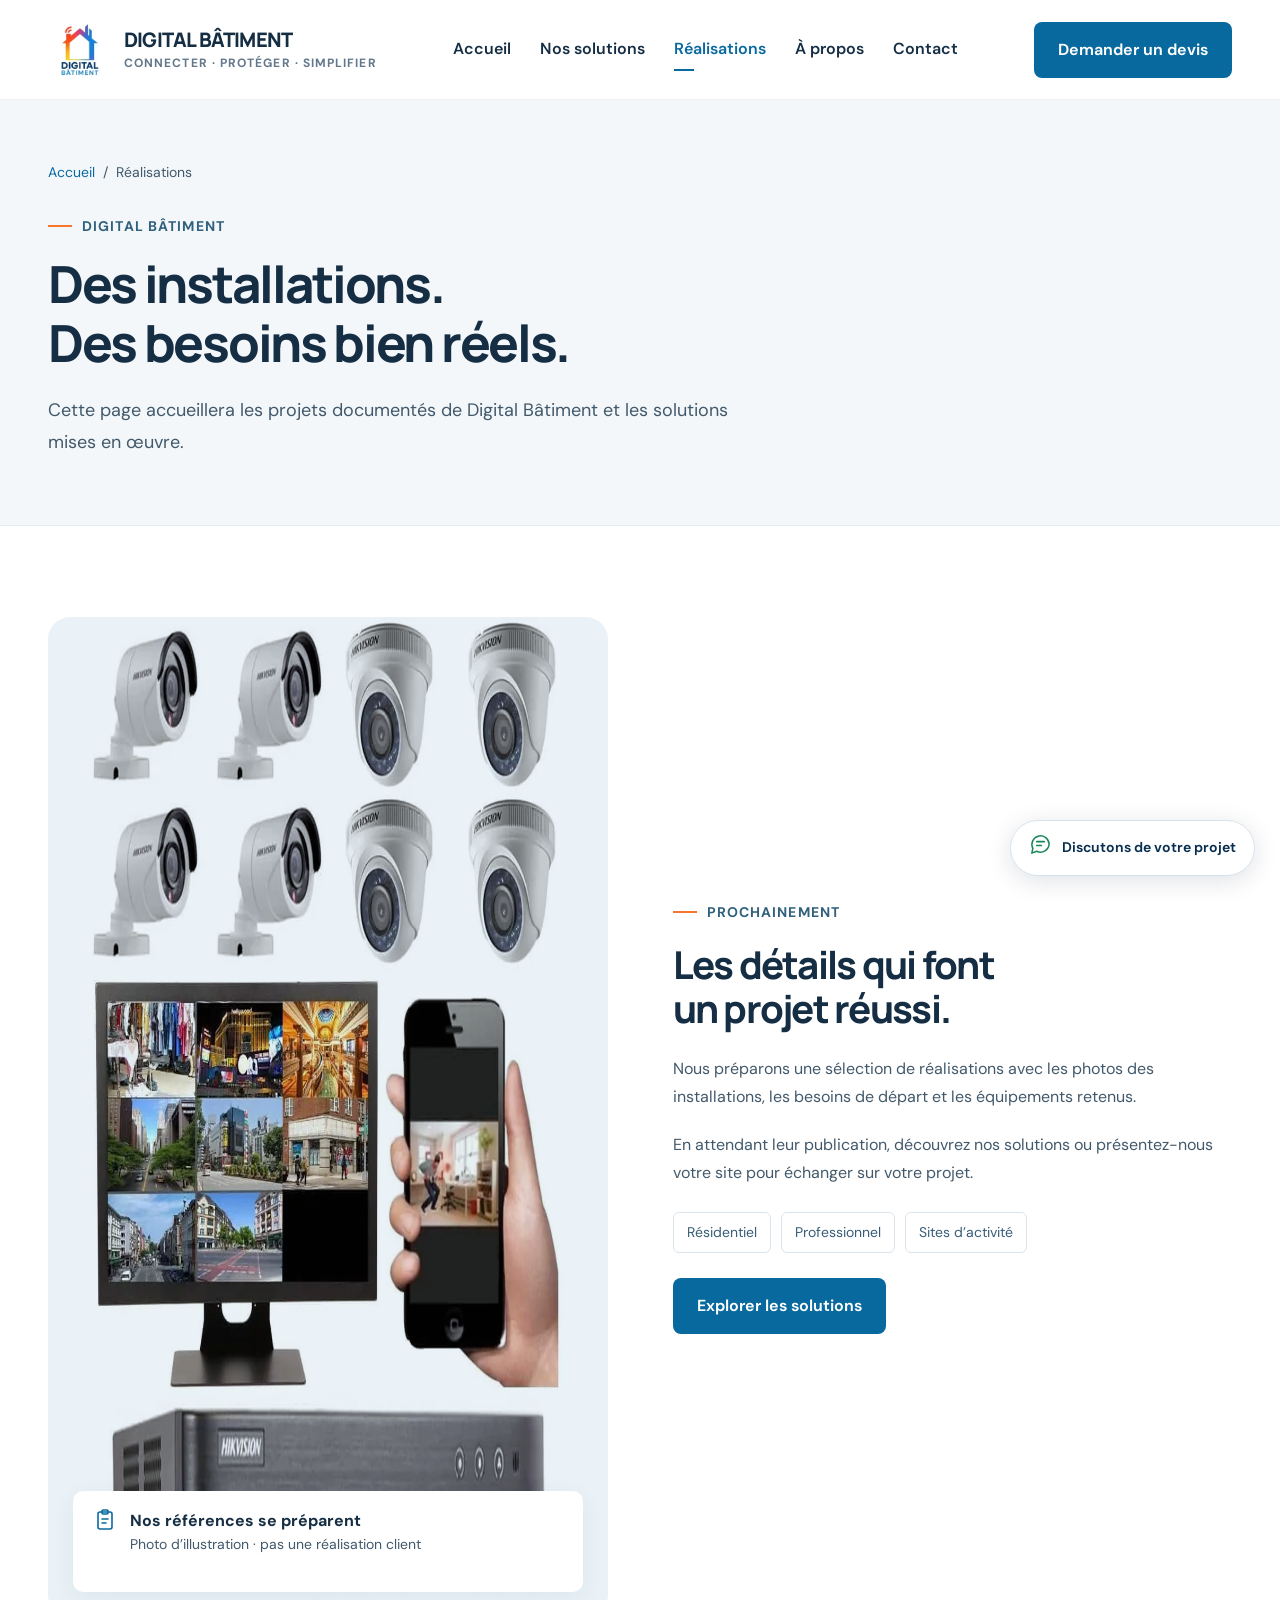
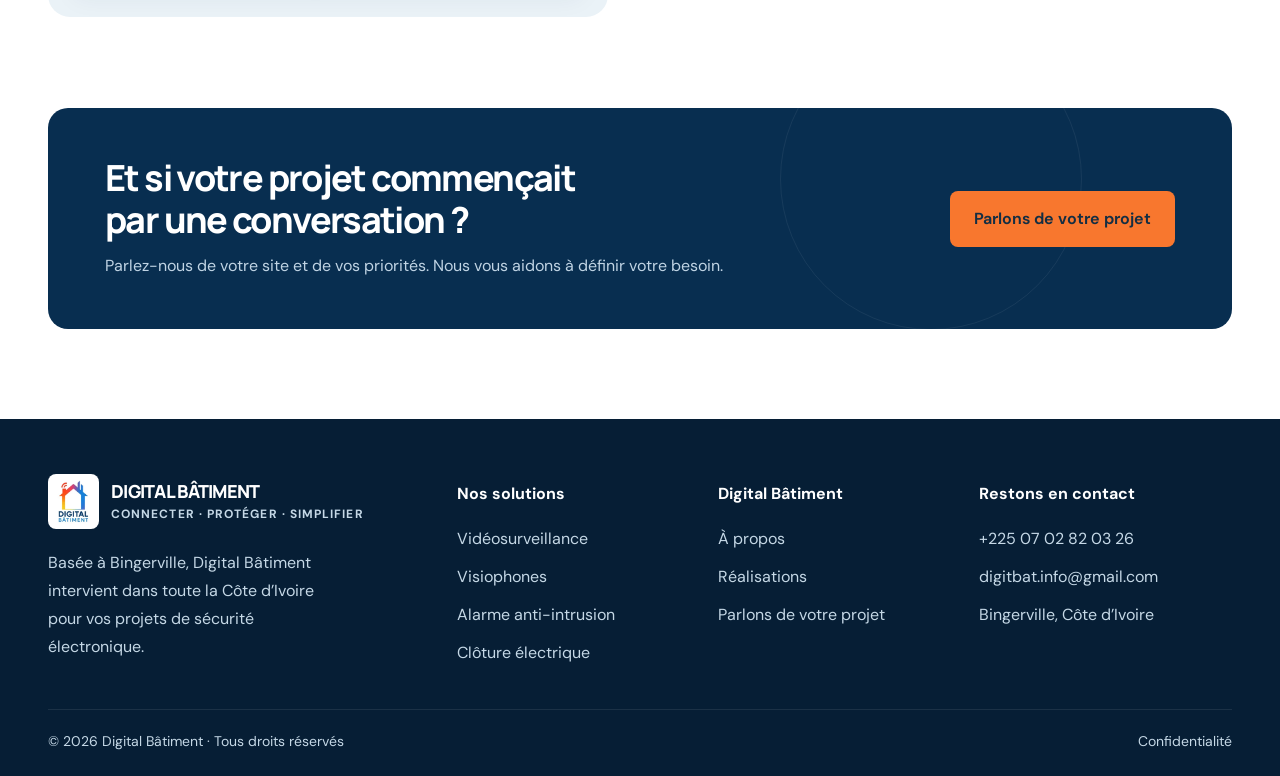
<file: realisations.html>
<!doctype html><html lang="fr"><head><meta charset="UTF-8"><meta name="viewport" content="width=device-width,initial-scale=1"><meta name="theme-color" content="#082e50"><meta name="robots" content="index,follow"><title>Projets et réalisations de sécurité | Digital Bâtiment</title><meta name="description" content="L’espace dédié aux réalisations de Digital Bâtiment en Côte d’Ivoire. Nos références et photos de projets seront publiées après validation."><link rel="icon" href="assets/logo.webp"><link rel="preload" href="assets/fonts/dm-sans-latin.woff2" as="font" type="font/woff2" crossorigin><link rel="preload" href="assets/fonts/manrope-latin.woff2" as="font" type="font/woff2" crossorigin><link rel="stylesheet" href="fonts.css"><link rel="stylesheet" href="styles.css"><link rel="stylesheet" href="readability.css"><script defer src="app.js"></script><meta property="og:type" content="website"><meta property="og:site_name" content="Digital Bâtiment"><meta property="og:locale" content="fr_CI"><meta property="og:title" content="Projets et réalisations de sécurité | Digital Bâtiment"><meta property="og:description" content="L’espace dédié aux réalisations de Digital Bâtiment en Côte d’Ivoire. Nos références et photos de projets seront publiées après validation."><meta name="twitter:title" content="Projets et réalisations de sécurité | Digital Bâtiment"><meta name="twitter:description" content="L’espace dédié aux réalisations de Digital Bâtiment en Côte d’Ivoire. Nos références et photos de projets seront publiées après validation."><link rel="canonical" href="https://digital-batiment.pages.dev/realisations"><meta property="og:url" content="https://digital-batiment.pages.dev/realisations"></head><body><header class="header"><div class="wrap header-inner"><a class="brand" href="index.html" aria-label="Digital Bâtiment, accueil"><img src="assets/logo.webp" width="180" height="180" alt="Logo Digital Bâtiment" decoding="async"><span><strong>DIGITAL BÂTIMENT</strong><small>CONNECTER · PROTÉGER · SIMPLIFIER</small></span></a><nav class="nav" aria-label="Navigation principale"><a href="index.html" class="" >Accueil</a><a href="solutions.html" class="" >Nos solutions</a><a href="realisations.html" class="active" aria-current="page">Réalisations</a><a href="a-propos.html" class="" >À propos</a><a href="contact.html" class="" >Contact</a></nav><a class="btn header-cta" href="contact.html">Demander un devis</a><button class="menu-toggle" aria-label="Ouvrir le menu" aria-expanded="false"><span data-icon="menu"></span></button></div></header><main id="main"><section class="page-hero"><div class="wrap"><div class="breadcrumb"><a href="index.html">Accueil</a> &nbsp;/&nbsp; Réalisations</div><div class="eyebrow">Digital Bâtiment</div><h1>Des installations.<br>Des besoins bien réels.</h1><p>Cette page accueillera les projets documentés de Digital Bâtiment et les solutions mises en œuvre.</p></div></section><section class="section"><div class="wrap project-empty"><div class="feature-visual"><img src="assets/surveillance.webp" width="928" height="1000" alt="Kit de vidéosurveillance — photo d’équipement, sans lien avec un chantier client" loading="eager" decoding="async" fetchpriority="high"><div class="visual-note"><span data-icon="clipboard"></span><div><strong>Nos références se préparent</strong><p>Photo d’illustration · pas une réalisation client</p></div></div></div><div><div class="eyebrow">Prochainement</div><h2>Les détails qui font<br>un projet réussi.</h2><p>Nous préparons une sélection de réalisations avec les photos des installations, les besoins de départ et les équipements retenus.</p><p>En attendant leur publication, découvrez nos solutions ou présentez-nous votre site pour échanger sur votre projet.</p><div class="project-categories"><span>Résidentiel</span><span>Professionnel</span><span>Sites d’activité</span></div><a class="btn" href="solutions.html">Explorer les solutions</a></div></div></section><section class="cta-section"><div class="wrap"><div class="cta-block"><div><h2>Et si votre projet commençait<br>par une conversation ?</h2><p>Parlez-nous de votre site et de vos priorités. Nous vous aidons à définir votre besoin.</p></div><a class="btn orange" href="contact.html">Parlons de votre projet</a></div></div></section></main><footer class="footer"><div class="wrap"><div class="footer-grid"><div><a class="brand" href="index.html" aria-label="Digital Bâtiment, accueil"><img src="assets/logo.webp" width="180" height="180" alt="Logo Digital Bâtiment" decoding="async"><span><strong>DIGITAL BÂTIMENT</strong><small>CONNECTER · PROTÉGER · SIMPLIFIER</small></span></a><p>Basée à Bingerville, Digital Bâtiment intervient dans toute la Côte d’Ivoire pour vos projets de sécurité électronique.</p></div><div><h3>Nos solutions</h3><div class="footer-links"><a href="solutions.html#videosurveillance">Vidéosurveillance</a><a href="solutions.html#visiophone">Visiophones</a><a href="solutions.html#alarme">Alarme anti-intrusion</a><a href="solutions.html#cloture">Clôture électrique</a></div></div><div><h3>Digital Bâtiment</h3><div class="footer-links"><a href="a-propos.html">À propos</a><a href="realisations.html">Réalisations</a><a href="contact.html">Parlons de votre projet</a></div></div><div><h3>Restons en contact</h3><div class="footer-links"><a href="tel:+2250702820326">+225 07 02 82 03 26</a><a href="mailto:digitbat.info@gmail.com">digitbat.info@gmail.com</a><span>Bingerville, Côte d’Ivoire</span></div></div></div><div class="footer-bottom"><span>© 2026 Digital Bâtiment · Tous droits réservés</span><a href="confidentialite.html">Confidentialité</a></div></div></footer><a class="whatsapp" href="https://wa.me/2250702820326?text=Bonjour%20Digital%20B%C3%A2timent%2C%20je%20souhaite%20parler%20de%20mon%20projet." target="_blank" rel="noopener" aria-label="Discuter avec Digital Bâtiment sur WhatsApp"><span data-icon="message"></span><span>Discutons de votre projet</span></a></body></html>
</file>
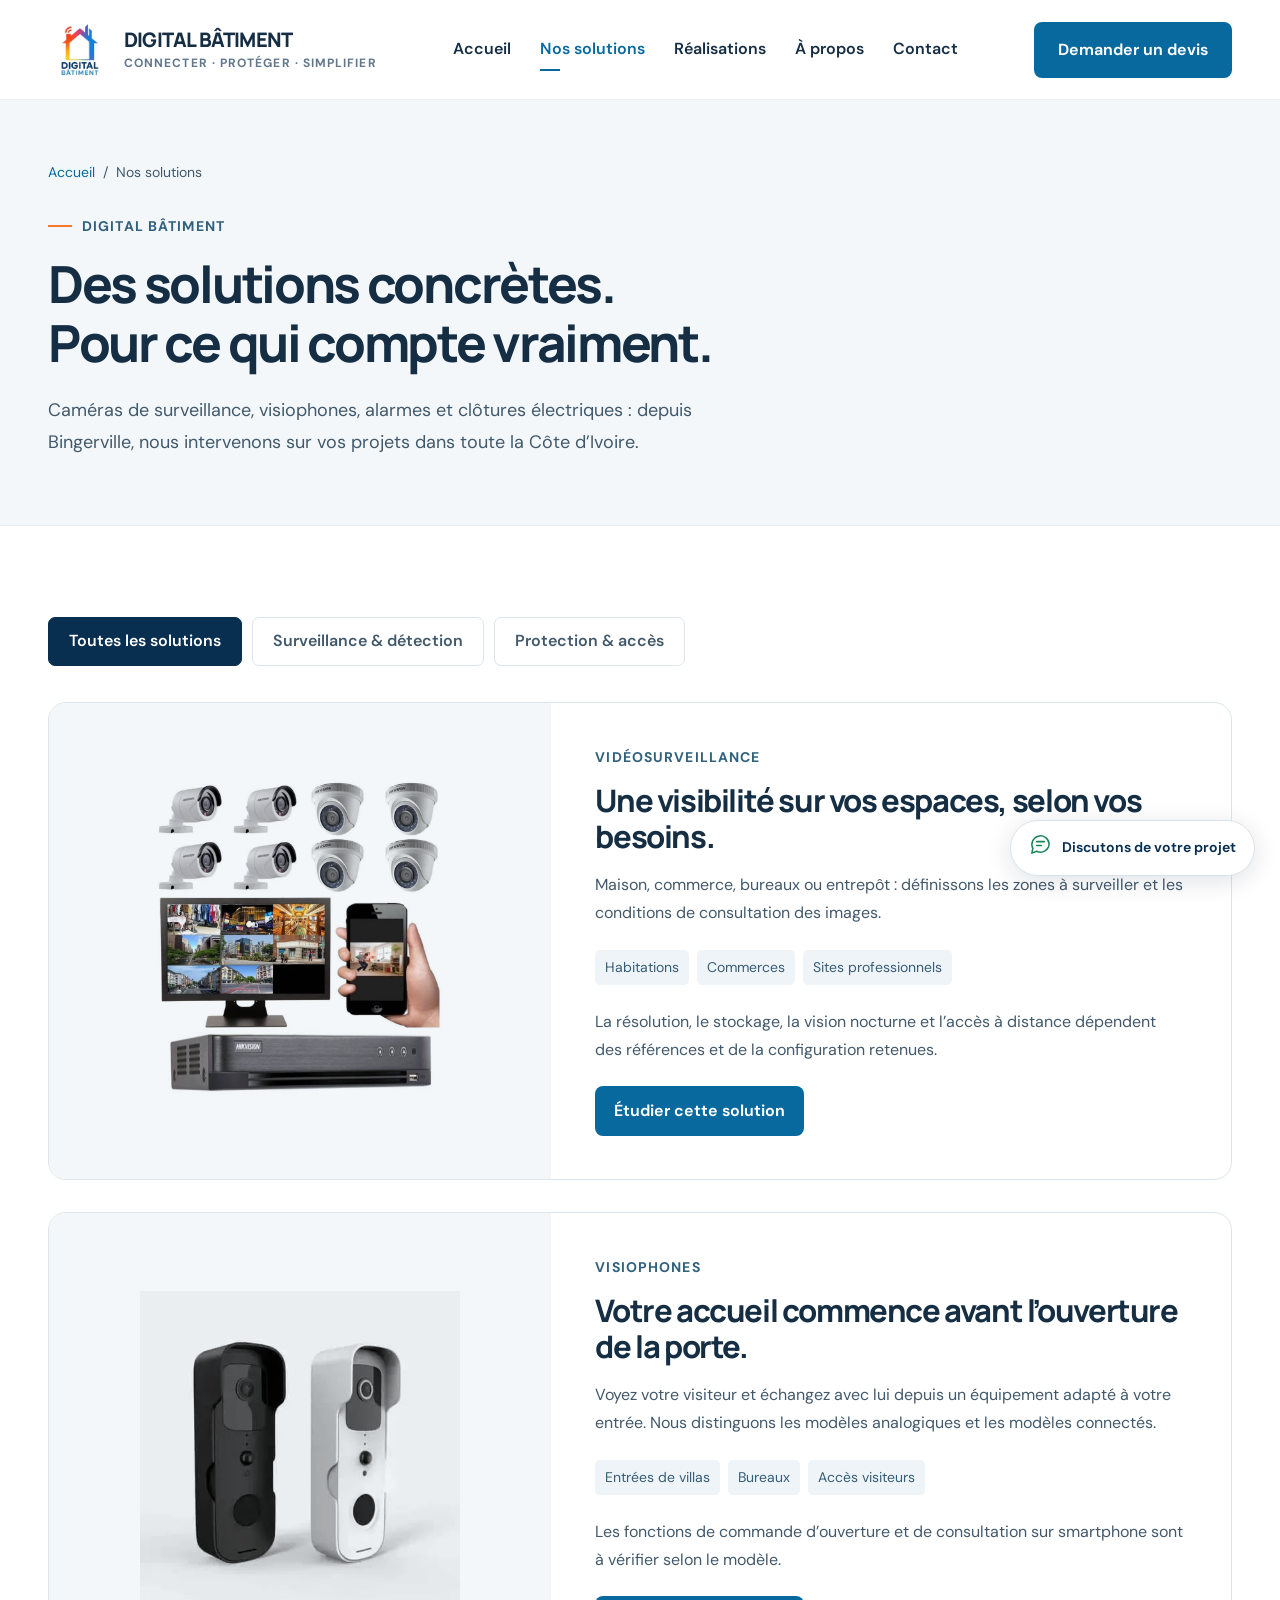
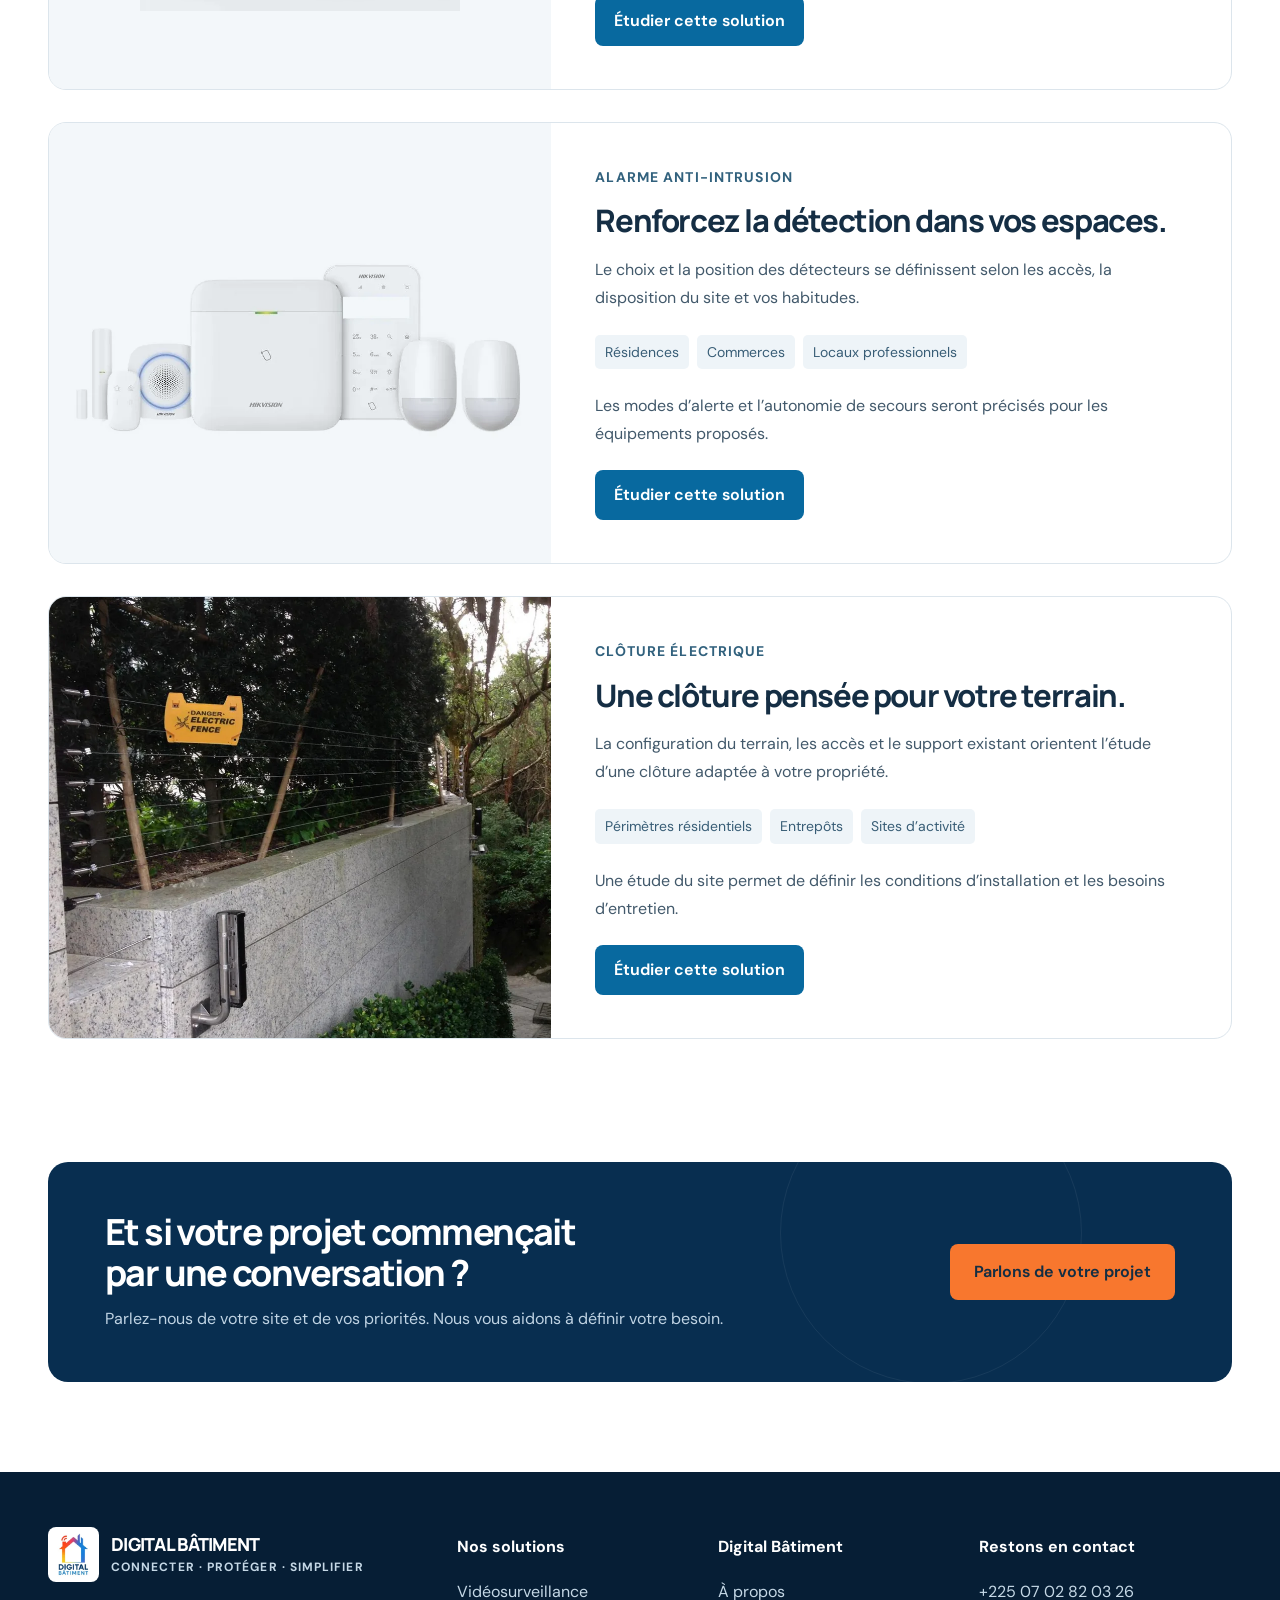
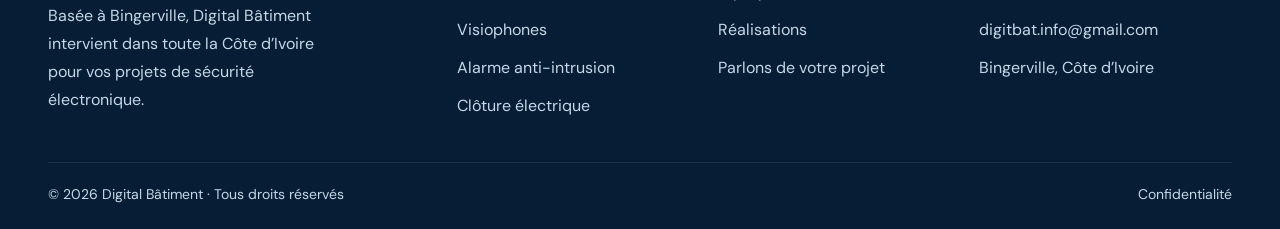
<file: solutions.html>
<!doctype html><html lang="fr"><head><meta charset="UTF-8"><meta name="viewport" content="width=device-width,initial-scale=1"><meta name="theme-color" content="#082e50"><meta name="robots" content="index,follow"><title>Caméras, alarmes et contrôle des accès | Digital Bâtiment</title><meta name="description" content="Découvrez nos solutions de vidéosurveillance, visiophones, alarmes anti-intrusion et clôtures électriques. Depuis Bingerville, interventions en Côte d’Ivoire."><link rel="icon" href="assets/logo.webp"><link rel="preload" href="assets/fonts/dm-sans-latin.woff2" as="font" type="font/woff2" crossorigin><link rel="preload" href="assets/fonts/manrope-latin.woff2" as="font" type="font/woff2" crossorigin><link rel="stylesheet" href="fonts.css"><link rel="stylesheet" href="styles.css"><link rel="stylesheet" href="readability.css"><script defer src="app.js"></script><meta property="og:type" content="website"><meta property="og:site_name" content="Digital Bâtiment"><meta property="og:locale" content="fr_CI"><meta property="og:title" content="Caméras, alarmes et contrôle des accès | Digital Bâtiment"><meta property="og:description" content="Découvrez nos solutions de vidéosurveillance, visiophones, alarmes anti-intrusion et clôtures électriques. Depuis Bingerville, interventions en Côte d’Ivoire."><meta name="twitter:title" content="Caméras, alarmes et contrôle des accès | Digital Bâtiment"><meta name="twitter:description" content="Découvrez nos solutions de vidéosurveillance, visiophones, alarmes anti-intrusion et clôtures électriques. Depuis Bingerville, interventions en Côte d’Ivoire."><link rel="canonical" href="https://digital-batiment.pages.dev/solutions"><meta property="og:url" content="https://digital-batiment.pages.dev/solutions"></head><body><header class="header"><div class="wrap header-inner"><a class="brand" href="index.html" aria-label="Digital Bâtiment, accueil"><img src="assets/logo.webp" width="180" height="180" alt="Logo Digital Bâtiment" decoding="async"><span><strong>DIGITAL BÂTIMENT</strong><small>CONNECTER · PROTÉGER · SIMPLIFIER</small></span></a><nav class="nav" aria-label="Navigation principale"><a href="index.html" class="" >Accueil</a><a href="solutions.html" class="active" aria-current="page">Nos solutions</a><a href="realisations.html" class="" >Réalisations</a><a href="a-propos.html" class="" >À propos</a><a href="contact.html" class="" >Contact</a></nav><a class="btn header-cta" href="contact.html">Demander un devis</a><button class="menu-toggle" aria-label="Ouvrir le menu" aria-expanded="false"><span data-icon="menu"></span></button></div></header><main id="main"><section class="page-hero"><div class="wrap"><div class="breadcrumb"><a href="index.html">Accueil</a> &nbsp;/&nbsp; Nos solutions</div><div class="eyebrow">Digital Bâtiment</div><h1>Des solutions concrètes.<br>Pour ce qui compte vraiment.</h1><p>Caméras de surveillance, visiophones, alarmes et clôtures électriques : depuis Bingerville, nous intervenons sur vos projets dans toute la Côte d’Ivoire.</p></div></section><section class="section"><div class="wrap"><div class="tabs" role="group" aria-label="Filtrer les solutions"><button class="tab active" data-filter="all" aria-pressed="true">Toutes les solutions</button><button class="tab" data-filter="surveillance" aria-pressed="false">Surveillance & détection</button><button class="tab" data-filter="acces" aria-pressed="false">Protection & accès</button></div><article class="solution-detail" id="videosurveillance" data-category="surveillance"><div class="detail-image "><img src="assets/surveillance.webp" alt="Kit de vidéosurveillance avec caméras, enregistreur et écran de consultation" width="928" height="1000" loading="eager" decoding="async" fetchpriority="high"></div><div class="detail-copy"><div class="small-heading">Vidéosurveillance</div><h2>Une visibilité sur vos espaces, selon vos besoins.</h2><p>Maison, commerce, bureaux ou entrepôt : définissons les zones à surveiller et les conditions de consultation des images.</p><div class="tags"><span>Habitations</span><span>Commerces</span><span>Sites professionnels</span></div><p class="note">La résolution, le stockage, la vision nocturne et l’accès à distance dépendent des références et de la configuration retenues.</p><a href="contact.html?solution=videosurveillance" class="btn small">Étudier cette solution</a></div></article><article class="solution-detail" id="visiophone" data-category="acces"><div class="detail-image "><img src="assets/sonnettes.webp" alt="Deux modèles de sonnette vidéo en finitions noire et grise" width="480" height="480" loading="lazy" decoding="async"></div><div class="detail-copy"><div class="small-heading">Visiophones</div><h2>Votre accueil commence avant l’ouverture de la porte.</h2><p>Voyez votre visiteur et échangez avec lui depuis un équipement adapté à votre entrée. Nous distinguons les modèles analogiques et les modèles connectés.</p><div class="tags"><span>Entrées de villas</span><span>Bureaux</span><span>Accès visiteurs</span></div><p class="note">Les fonctions de commande d’ouverture et de consultation sur smartphone sont à vérifier selon le modèle.</p><a href="contact.html?solution=visiophone" class="btn small">Étudier cette solution</a></div></article><article class="solution-detail" id="alarme" data-category="surveillance"><div class="detail-image "><img src="assets/alarme-composants.webp" alt="Centrale d’alarme anti-intrusion avec détecteurs, clavier et sirène" width="891" height="395" loading="lazy" decoding="async"></div><div class="detail-copy"><div class="small-heading">Alarme anti-intrusion</div><h2>Renforcez la détection dans vos espaces.</h2><p>Le choix et la position des détecteurs se définissent selon les accès, la disposition du site et vos habitudes.</p><div class="tags"><span>Résidences</span><span>Commerces</span><span>Locaux professionnels</span></div><p class="note">Les modes d’alerte et l’autonomie de secours seront précisés pour les équipements proposés.</p><a href="contact.html?solution=alarme" class="btn small">Étudier cette solution</a></div></article><article class="solution-detail" id="cloture" data-category="acces"><div class="detail-image photo-scene"><img src="assets/cloture-fils-isolateurs.webp" alt="Fils et isolateurs d’une clôture électrique au-dessus d’un mur" width="1000" height="1000" loading="lazy" decoding="async"></div><div class="detail-copy"><div class="small-heading">Clôture électrique</div><h2>Une clôture pensée pour votre terrain.</h2><p>La configuration du terrain, les accès et le support existant orientent l’étude d’une clôture adaptée à votre propriété.</p><div class="tags"><span>Périmètres résidentiels</span><span>Entrepôts</span><span>Sites d’activité</span></div><p class="note">Une étude du site permet de définir les conditions d’installation et les besoins d’entretien.</p><a href="contact.html?solution=cloture" class="btn small">Étudier cette solution</a></div></article></div></section><section class="cta-section"><div class="wrap"><div class="cta-block"><div><h2>Et si votre projet commençait<br>par une conversation ?</h2><p>Parlez-nous de votre site et de vos priorités. Nous vous aidons à définir votre besoin.</p></div><a class="btn orange" href="contact.html">Parlons de votre projet</a></div></div></section></main><footer class="footer"><div class="wrap"><div class="footer-grid"><div><a class="brand" href="index.html" aria-label="Digital Bâtiment, accueil"><img src="assets/logo.webp" width="180" height="180" alt="Logo Digital Bâtiment" decoding="async"><span><strong>DIGITAL BÂTIMENT</strong><small>CONNECTER · PROTÉGER · SIMPLIFIER</small></span></a><p>Basée à Bingerville, Digital Bâtiment intervient dans toute la Côte d’Ivoire pour vos projets de sécurité électronique.</p></div><div><h3>Nos solutions</h3><div class="footer-links"><a href="solutions.html#videosurveillance">Vidéosurveillance</a><a href="solutions.html#visiophone">Visiophones</a><a href="solutions.html#alarme">Alarme anti-intrusion</a><a href="solutions.html#cloture">Clôture électrique</a></div></div><div><h3>Digital Bâtiment</h3><div class="footer-links"><a href="a-propos.html">À propos</a><a href="realisations.html">Réalisations</a><a href="contact.html">Parlons de votre projet</a></div></div><div><h3>Restons en contact</h3><div class="footer-links"><a href="tel:+2250702820326">+225 07 02 82 03 26</a><a href="mailto:digitbat.info@gmail.com">digitbat.info@gmail.com</a><span>Bingerville, Côte d’Ivoire</span></div></div></div><div class="footer-bottom"><span>© 2026 Digital Bâtiment · Tous droits réservés</span><a href="confidentialite.html">Confidentialité</a></div></div></footer><a class="whatsapp" href="https://wa.me/2250702820326?text=Bonjour%20Digital%20B%C3%A2timent%2C%20je%20souhaite%20parler%20de%20mon%20projet." target="_blank" rel="noopener" aria-label="Discuter avec Digital Bâtiment sur WhatsApp"><span data-icon="message"></span><span>Discutons de votre projet</span></a></body></html>
</file>
<file: fonts.css>
/* latin-ext */
@font-face {
  font-family: 'DM Sans';
  font-style: normal;
  font-weight: 400 700;
  font-display: swap;
  src: url('assets/fonts/dm-sans-latin-ext.woff2') format('woff2');
  unicode-range: U+0100-02BA, U+02BD-02C5, U+02C7-02CC, U+02CE-02D7, U+02DD-02FF, U+0304, U+0308, U+0329, U+1D00-1DBF, U+1E00-1E9F, U+1EF2-1EFF, U+2020, U+20A0-20AB, U+20AD-20C4, U+2113, U+2C60-2C7F, U+A720-A7FF;
}
/* latin */
@font-face {
  font-family: 'DM Sans';
  font-style: normal;
  font-weight: 400 700;
  font-display: swap;
  src: url('assets/fonts/dm-sans-latin.woff2') format('woff2');
  unicode-range: U+0000-00FF, U+0131, U+0152-0153, U+02BB-02BC, U+02C6, U+02DA, U+02DC, U+0304, U+0308, U+0329, U+2000-206F, U+20AC, U+2122, U+2191, U+2193, U+2212, U+2215, U+FEFF, U+FFFD;
}
/* latin-ext */
@font-face {
  font-family: 'Manrope';
  font-style: normal;
  font-weight: 400 800;
  font-display: swap;
  src: url('assets/fonts/manrope-latin-ext.woff2') format('woff2');
  unicode-range: U+0100-02BA, U+02BD-02C5, U+02C7-02CC, U+02CE-02D7, U+02DD-02FF, U+0304, U+0308, U+0329, U+1D00-1DBF, U+1E00-1E9F, U+1EF2-1EFF, U+2020, U+20A0-20AB, U+20AD-20C4, U+2113, U+2C60-2C7F, U+A720-A7FF;
}
/* latin */
@font-face {
  font-family: 'Manrope';
  font-style: normal;
  font-weight: 400 800;
  font-display: swap;
  src: url('assets/fonts/manrope-latin.woff2') format('woff2');
  unicode-range: U+0000-00FF, U+0131, U+0152-0153, U+02BB-02BC, U+02C6, U+02DA, U+02DC, U+0304, U+0308, U+0329, U+2000-206F, U+20AC, U+2122, U+2191, U+2193, U+2212, U+2215, U+FEFF, U+FFFD;
}
</file>
<file: styles.css>
:root{--navy:#082e50;--deep:#061e35;--blue:#1687cf;--orange:#f8772e;--ink:#152e44;--muted:#536678;--line:#dce5ec;--pale:#f3f7fa;--white:#fff;--radius:20px}*{box-sizing:border-box}html{scroll-behavior:smooth;scroll-padding-top:110px}body{margin:0;color:var(--ink);font:16px/1.65 'DM Sans',Arial,sans-serif;background:#fff}h1,h2,h3,h4,p{margin:0}h1,h2,h3,h4{font-family:Manrope,Arial,sans-serif;line-height:1.15;letter-spacing:-.045em}h1{font-size:clamp(42px,4.5vw,68px);font-weight:750}h2{font-size:clamp(32px,3vw,46px);font-weight:750}h3{font-size:24px}p{color:var(--muted)}a{text-decoration:none;color:inherit}button,input,select,textarea{font:inherit}button,a,input,select,textarea{-webkit-tap-highlight-color:transparent}button{cursor:pointer}a:focus-visible,button:focus-visible,input:focus-visible,select:focus-visible,textarea:focus-visible{outline:3px solid #f8772e;outline-offset:4px}img{display:block;max-width:100%}svg{width:24px;height:24px;fill:none;stroke:currentColor;stroke-width:1.6;stroke-linecap:round;stroke-linejoin:round;flex-shrink:0}.wrap{width:min(1240px,calc(100% - 96px));margin:auto}.header{height:100px;background:white;border-bottom:1px solid #edf1f4;position:sticky;top:0;z-index:30}.header-inner{height:100%;display:flex;align-items:center;justify-content:space-between;gap:32px}.brand{display:flex;gap:12px;align-items:center;line-height:1.1;flex-shrink:0}.brand img{width:64px;height:68px;object-fit:cover;object-position:center}.brand strong{display:block;font-family:Manrope,Arial,sans-serif;font-size:20px;font-weight:800;letter-spacing:-.04em}.brand small{display:block;margin-top:6px;font-size:11px;letter-spacing:.16em;font-weight:700;color:#62778b}.nav{display:flex;gap:29px;align-items:center;font-size:15px;font-weight:600}.nav a{position:relative;padding:8px 0}.nav a.active{color:var(--blue)}.nav a.active:after{content:'';position:absolute;bottom:0;left:0;width:20px;height:2px;background:var(--blue)}.nav a:hover{color:var(--blue)}.btn{display:inline-flex;align-items:center;justify-content:center;gap:10px;border:1px solid transparent;background:var(--blue);color:#fff;padding:15px 23px;border-radius:8px;font-weight:650;line-height:1.3;transition:background .2s,transform .2s;min-height:52px;font-size:15px}.btn:hover{background:#0870b5;transform:translateY(-2px)}.btn.orange{background:var(--orange);color:#142e43}.btn.orange:hover{background:#ff965c}.btn.outline{border-color:#c3d1dd;background:transparent;color:var(--navy)}.btn.outline:hover{background:#eff5fa}.btn.white-outline{background:transparent;border-color:#668095;color:white}.btn.white-outline:hover{background:#ffffff10}.btn.dark{background:var(--navy)}.btn.small{padding:12px 18px;min-height:46px}.menu-toggle{display:none;border:0;background:var(--pale);padding:10px;border-radius:6px}.eyebrow{display:flex;align-items:center;gap:10px;text-transform:uppercase;font-size:12px;letter-spacing:.16em;font-weight:750;color:var(--blue);margin-bottom:20px}.eyebrow:before{content:'';width:24px;height:2px;background:var(--orange)}.hero{background:var(--deep);color:#fff;position:relative;overflow:hidden}.hero:before{content:'';position:absolute;inset:0;background:radial-gradient(ellipse at 40% 100%,#126a9d40,transparent 60%);pointer-events:none}.hero-grid{display:grid;grid-template-columns:1.03fr 1fr;gap:60px;align-items:center;min-height:652px;padding:62px 0 66px;position:relative}.hero .eyebrow{color:#8bc9f0}.hero h1 span{color:#78c3ee}.hero-copy>p{color:#c2d0dc;font-size:17px;line-height:1.8;max-width:490px;margin-top:25px}.actions{display:flex;gap:13px;flex-wrap:wrap;margin-top:31px}.hero-meta{margin-top:37px;display:flex;gap:24px;font-size:13px;color:#b4c7d8}.hero-meta span{display:flex;align-items:center;gap:8px}.hero-meta svg{width:17px;height:17px;color:#79bde8}.product-scene{height:495px;position:relative;display:flex;align-items:center;justify-content:center}.scene-core{position:absolute;inset:22px 4px 21px 28px;border-radius:28px;background:#f2f5f7;overflow:hidden;box-shadow:0 30px 90px #0003}.scene-core:after{content:'';position:absolute;inset:0;border:1px solid #fff9;border-radius:inherit;pointer-events:none}.scene-core img{position:absolute;width:95%;height:85%;object-fit:contain;left:1%;top:4%;mix-blend-mode:multiply}.scene-label{position:absolute;bottom:29px;left:28px;font-size:13px;letter-spacing:.03em;color:#657787}.scene-label strong{display:block;color:#193d59;font-size:21px;letter-spacing:-.02em}.floating-tag{position:absolute;left:-2px;top:0;z-index:2;background:white;color:var(--navy);padding:13px 19px;border-radius:12px;box-shadow:0 10px 40px #0002;display:flex;align-items:center;gap:12px;font-size:14px;line-height:1.4}.floating-tag svg{color:var(--blue);width:31px;height:31px}.floating-tag strong{display:block;font-size:14px}.floating-tag span{color:#6d7b88;font-size:12px}.mini-product{position:absolute;right:-16px;bottom:0;width:154px;height:194px;border-radius:18px;background:white;border:6px solid var(--deep);box-shadow:0 10px 40px #0003;padding:12px 13px 0;text-align:center}.mini-product img{height:133px;width:100%;object-fit:contain}.mini-product p{font-size:11px;color:var(--navy);font-weight:650}.audience-strip{background:#f4f7fa;border-bottom:1px solid var(--line)}.audience-inner{display:flex;justify-content:space-between;align-items:center;gap:30px;padding:27px 0;font-size:14px}.audience-inner>p{max-width:175px;line-height:1.5;font-size:13px}.audience-inner>span{display:flex;align-items:center;gap:11px;font-weight:600;color:#526a7f}.audience-inner svg{width:23px;height:23px;color:#627d92}.section{padding:91px 0}.section.pale{background:var(--pale)}.section-head{display:flex;justify-content:space-between;align-items:flex-end;gap:45px;margin-bottom:39px}.section-head h2{max-width:620px}.section-head p{max-width:345px;font-size:16px}.section-head .eyebrow{margin-bottom:15px}.section-head .text-link{white-space:nowrap}.text-link{color:var(--blue);font-weight:650;font-size:15px;border-bottom:1px solid #a7d2ee;padding-bottom:3px;display:inline-block}.solutions-grid{display:grid;grid-template-columns:repeat(4,1fr);gap:20px}.service-card{border:1px solid var(--line);border-radius:14px;overflow:hidden;transition:transform .2s,box-shadow .2s;background:white;display:flex;flex-direction:column}.service-card:hover{transform:translateY(-5px);box-shadow:0 20px 40px #082e5010}.service-picture{height:208px;background:#f6f8fa;position:relative;overflow:hidden;display:grid;place-items:center}.service-picture img{width:100%;height:100%;object-fit:contain;mix-blend-mode:multiply;padding:21px}.service-picture.camera img{width:220%;max-width:none;height:auto;position:absolute;left:-4%;top:-1%;padding:0}.service-picture .large-icon{width:95px;height:95px;stroke-width:1;position:relative;z-index:1;color:#176b9d}.service-picture.illustrated{background:linear-gradient(140deg,#e5f2fa,#f2f7fa)}.service-picture.illustrated:before,.service-picture.illustrated:after{content:'';position:absolute;border:1px solid #c9dfe9;width:170px;height:170px;border-radius:50%}.service-picture.illustrated:after{width:230px;height:230px}.service-content{padding:25px 22px 24px;display:flex;flex:1;flex-direction:column}.service-content h3{font-size:21px;letter-spacing:-.035em}.service-content p{font-size:15px;margin:13px 0 21px;line-height:1.7}.service-content .text-link{margin-top:auto;align-self:flex-start;font-size:14px}.split{display:grid;grid-template-columns:1fr 1fr;gap:82px;align-items:center}.feature-visual{min-height:445px;background:#eaf2f7;border-radius:22px;display:flex;align-items:center;justify-content:center;position:relative;overflow:hidden}.feature-visual>img{width:88%;mix-blend-mode:multiply}.visual-note{position:absolute;left:25px;bottom:25px;right:25px;background:#fff;padding:17px 20px;display:flex;gap:13px;border-radius:10px;align-items:center;box-shadow:0 6px 25px #082e5010}.visual-note svg{color:var(--blue)}.visual-note strong{font-size:14px}.visual-note p{font-size:12px}.split-copy h2{margin-bottom:20px}.split-copy>p{margin-bottom:28px}.feature-list{display:grid;gap:23px;margin-bottom:32px}.feature{display:flex;gap:15px}.icon-box{width:43px;height:43px;flex-shrink:0;background:#e8f3fb;color:var(--blue);border-radius:10px;display:grid;place-items:center}.feature h3{font-family:'DM Sans',Arial,sans-serif;font-size:17px;letter-spacing:0;line-height:1.4}.feature p{font-size:15px;margin-top:4px}.process-grid{display:grid;grid-template-columns:repeat(4,1fr);gap:30px;margin-top:45px}.process-item{border-top:1px solid #c7d9e5;padding-top:25px}.process-item svg{width:29px;height:29px;color:var(--blue);margin-bottom:20px}.process-item h3{font-size:19px;margin-bottom:12px}.process-item p{font-size:15px}.cta-section{padding:0 0 90px}.cta-block{background:var(--navy);border-radius:20px;padding:49px 57px;display:flex;justify-content:space-between;align-items:center;gap:38px;position:relative;overflow:hidden;color:white}.cta-block:after{content:'';position:absolute;width:300px;height:300px;right:150px;top:-80px;border:1px solid #ffffff10;border-radius:50%;pointer-events:none}.cta-block h2{font-size:36px;max-width:680px}.cta-block p{color:#c0d4e4;margin-top:12px;max-width:620px}.cta-block .btn{flex-shrink:0;position:relative;z-index:1}.faq{max-width:820px;margin:0 auto}.faq .eyebrow{justify-content:center}.faq h2{text-align:center;margin-bottom:34px}details{border-bottom:1px solid var(--line);padding:21px 0}summary{cursor:pointer;list-style:none;display:flex;justify-content:space-between;align-items:center;gap:15px;font-weight:600;font-size:17px}summary:after{content:'+';font-size:25px;font-weight:400;color:var(--blue)}details[open] summary:after{content:'−'}details p{padding-top:15px;font-size:15px}.footer{background:#061e35;color:white;padding:55px 0 22px}.footer-grid{display:grid;grid-template-columns:1.7fr 1fr 1fr 1.2fr;gap:50px;padding-bottom:42px}.footer .brand{margin-bottom:20px}.footer .brand img{width:51px;height:55px;background:white;border-radius:8px}.footer .brand strong{font-size:18px}.footer .brand small{color:#8fb1ca}.footer p{color:#a6bdcf;font-size:14px;max-width:280px}.footer h3{font-family:'DM Sans',Arial,sans-serif;letter-spacing:0;font-size:14px;margin:8px 0 19px;color:white}.footer-links{display:flex;flex-direction:column;gap:10px;font-size:14px;color:#aec4d5}.footer-links a:hover{color:white}.footer-bottom{border-top:1px solid #ffffff15;padding-top:20px;display:flex;justify-content:space-between;gap:20px;color:#91aabd;font-size:12px}.whatsapp{position:fixed;right:25px;bottom:24px;z-index:35;background:#fff;color:var(--navy);border:1px solid #d7e3eb;border-radius:100px;display:flex;gap:10px;align-items:center;padding:12px 18px;box-shadow:0 5px 25px #071b3520;font-size:13px;font-weight:650}.whatsapp svg{color:#178757;width:23px;height:23px}.page-hero{background:var(--pale);padding:61px 0 67px;border-bottom:1px solid #e4ecf2}.breadcrumb{font-size:13px;color:#667b8d;margin-bottom:31px}.breadcrumb a{color:var(--blue)}.page-hero h1{font-size:clamp(38px,4vw,58px);max-width:850px}.page-hero>div>p{max-width:690px;font-size:18px;margin-top:23px}.page-hero .eyebrow{margin-bottom:17px}.tabs{display:flex;gap:10px;flex-wrap:wrap;margin-bottom:36px}.tab{border:1px solid var(--line);background:#fff;padding:10px 20px;border-radius:7px;font-size:14px;font-weight:600;color:var(--muted)}.tab.active{background:var(--navy);border-color:var(--navy);color:#fff}.solution-detail{scroll-margin-top:125px;border:1px solid var(--line);border-radius:18px;overflow:hidden;margin-bottom:32px;display:grid;grid-template-columns:.85fr 1.15fr}.detail-image{background:#f3f7fa;min-height:360px;display:grid;place-items:center;position:relative;overflow:hidden}.detail-image img{width:90%;height:320px;object-fit:contain;mix-blend-mode:multiply}.detail-image .large-icon{width:135px;height:135px;color:#1879b4;stroke-width:1}.detail-image:has(.large-icon){background:radial-gradient(circle,#deedf7,#f2f7fa)}.detail-copy{padding:43px 44px}.detail-copy h2{font-size:31px;margin-bottom:17px}.detail-copy p{font-size:16px}.tags{display:flex;gap:8px;flex-wrap:wrap;margin:23px 0}.tags span{font-size:12px;background:#eef4f8;color:#46677e;padding:6px 10px;border-radius:5px}.note{font-size:13px!important;color:#657e91;margin:17px 0 22px}.hidden{display:none!important}.center{text-align:center}.center p{max-width:660px;margin:22px auto 0}.center .eyebrow{justify-content:center}.about-brand{background:var(--pale);border-radius:20px;min-height:430px;display:grid;place-items:center}.about-brand img{width:280px;mix-blend-mode:multiply}.values-grid{display:grid;grid-template-columns:repeat(3,1fr);gap:25px;margin-top:40px}.value{border:1px solid var(--line);border-radius:14px;padding:32px}.value h3{font-size:22px;margin:21px 0 15px}.value p{font-size:15px}.project-empty{display:grid;grid-template-columns:1fr 1fr;gap:65px;align-items:center}.project-empty h2{margin-bottom:24px}.project-empty p{margin-bottom:20px}.project-categories{display:flex;gap:10px;flex-wrap:wrap;margin:25px 0}.project-categories span{border:1px solid var(--line);border-radius:6px;padding:8px 13px;font-size:13px}.contact-layout{display:grid;grid-template-columns:.7fr 1.3fr;gap:75px}.contact-aside h2{font-size:30px;margin-bottom:19px}.contact-item{display:flex;gap:17px;margin-top:30px}.contact-item h3{font-size:16px;letter-spacing:0;font-family:'DM Sans',Arial,sans-serif;margin-bottom:7px}.contact-item p,.contact-item a{font-size:15px}.contact-panel{background:#f2f7fa;border-radius:15px;padding:26px;margin-top:35px}.contact-panel h3{font-size:18px;margin-bottom:12px}.contact-panel p{font-size:14px}.form-card{border:1px solid var(--line);padding:35px;border-radius:18px;background:#fff;box-shadow:0 15px 55px #082e5006}.form-card h2{font-size:29px;margin-bottom:12px}.form-card>p{font-size:15px;margin-bottom:28px}.form-grid{display:grid;grid-template-columns:1fr 1fr;gap:22px 20px}.field.full{grid-column:1/-1}.field label,.field legend{display:block;font-size:14px;font-weight:650;margin-bottom:8px}.field input,.field select,.field textarea{width:100%;border:1px solid #cbd9e3;border-radius:7px;background:#fff;padding:12px;color:var(--ink);font-size:15px;min-height:48px}.field textarea{resize:vertical}.field select{appearance:none;background-image:url("data:image/svg+xml,%3Csvg xmlns='http://www.w3.org/2000/svg' width='16' height='16' viewBox='0 0 24 24' fill='none' stroke='%23082e50' stroke-width='2'%3E%3Cpath d='m6 9 6 6 6-6'/%3E%3C/svg%3E");background-repeat:no-repeat;background-position:right 14px center;padding-right:40px}.form-card .btn{margin-top:24px;width:100%}.form-caption{font-size:12px!important;color:#697f90;margin-top:14px}.form-success{background:#edf7f2;border:1px solid #b1d8c2;border-radius:10px;padding:23px;margin-top:20px}.form-success h3{font-size:21px;margin-bottom:12px}.form-success p{font-size:14px}.form-success pre{font:14px/1.65 'DM Sans',Arial,sans-serif;white-space:pre-wrap;color:#365c49}.form-success .btn{margin-top:15px}.mobile-only{display:none}.small-heading{font-size:13px;letter-spacing:.09em;text-transform:uppercase;color:var(--blue);font-weight:700;margin-bottom:15px}.assistance-bar{display:flex;gap:13px;align-items:center;padding:19px 23px;background:#edf5fb;border-radius:10px;margin-top:27px;font-size:14px;color:#355d7c}.assistance-bar svg{color:var(--blue)}
@media(min-width:1500px){.hero-grid{min-height:720px}.product-scene{height:535px}}
@media(max-width:1100px){.wrap{width:calc(100% - 56px)}.nav{gap:18px;font-size:13px}.brand strong{font-size:17px}.brand small{font-size:9px}.header-inner{gap:20px}.header .btn{font-size:13px;padding:12px 15px}.hero-grid{gap:32px}.hero h1{font-size:51px}.product-scene{height:440px}.solutions-grid{gap:13px}.service-content{padding:22px 17px}.service-content h3{font-size:19px}.split{gap:45px}.footer-grid{gap:27px}.contact-layout{gap:40px}.mini-product{right:-8px}}
@media(max-width:800px){.wrap{width:calc(100% - 40px)}.header{height:80px}.brand img{width:48px;height:52px}.brand strong{font-size:17px}.brand small{font-size:9px}.menu-toggle{display:flex}.header-inner{gap:12px}.header .header-cta{margin-left:auto}.header .btn{padding:11px 13px;font-size:12px;min-height:41px}.nav{display:none;position:absolute;top:80px;left:0;right:0;background:white;box-shadow:0 20px 25px #082e5010;padding:20px 25px;flex-direction:column;gap:15px;align-items:stretch;font-size:16px}.nav.open{display:flex}.hero-grid{grid-template-columns:1fr;gap:30px;padding:44px 0 40px}.hero h1{font-size:clamp(40px,8vw,64px);max-width:650px}.hero-copy>p{max-width:600px}.hero-meta{margin-top:25px}.product-scene{height:400px;width:100%;max-width:550px;margin:auto}.scene-core{inset:18px 12px 10px 12px}.floating-tag{left:0}.mini-product{right:0;width:137px;height:165px}.mini-product img{height:104px}.audience-inner{flex-wrap:wrap;justify-content:flex-start;gap:21px 30px;padding:23px 0}.audience-inner>p{width:100%;max-width:none}.audience-inner>span{font-size:13px}.audience-inner svg{width:19px}.section{padding:60px 0}.section-head{align-items:flex-start;gap:20px;flex-direction:column;margin-bottom:30px}.section-head p{max-width:600px}.solutions-grid{grid-template-columns:1fr 1fr;gap:18px}.service-picture{height:210px}.split{grid-template-columns:1fr;gap:35px}.feature-visual{min-height:390px}.split-copy h2{max-width:600px}.process-grid{grid-template-columns:1fr 1fr;gap:30px}.cta-section{padding-bottom:55px}.cta-block{padding:34px;flex-direction:column;align-items:flex-start;gap:25px}.cta-block h2{font-size:31px}.footer-grid{grid-template-columns:1.3fr 1fr;gap:35px}.footer-bottom{flex-direction:column;gap:7px}.solution-detail{grid-template-columns:1fr}.detail-image{min-height:270px}.detail-image img{height:260px}.detail-copy{padding:30px}.values-grid{grid-template-columns:1fr}.contact-layout{grid-template-columns:1fr;gap:40px}.contact-aside{display:grid;grid-template-columns:1fr 1fr;column-gap:20px}.contact-aside>h2,.contact-aside>p,.contact-panel{grid-column:1/-1}.contact-panel{margin-top:25px}.project-empty{grid-template-columns:1fr;gap:30px}.page-hero{padding:38px 0 45px}.page-hero>div>p{font-size:16px}.breadcrumb{margin-bottom:25px}.whatsapp{padding:12px;right:16px;bottom:16px}.whatsapp span{display:none}}
@media(max-width:480px){.wrap{width:calc(100% - 36px)}.hero h1{font-size:42px}.hero .eyebrow{font-size:10px;letter-spacing:.13em}.hero-copy>p{font-size:16px}.hero .actions .btn{font-size:13px;padding:14px 16px}.hero-meta{gap:16px;font-size:11px}.hero-meta svg{width:15px}.product-scene{height:325px}.floating-tag{padding:10px 12px}.floating-tag svg{width:24px}.floating-tag strong{font-size:12px}.floating-tag span{font-size:10px}.scene-label{left:20px;bottom:25px;font-size:11px}.scene-label strong{font-size:17px}.mini-product{width:110px;height:142px;border-width:4px;padding:10px}.mini-product img{height:91px}.mini-product p{font-size:9px}.solutions-grid{grid-template-columns:1fr}.service-card{display:grid;grid-template-columns:125px 1fr}.service-picture{height:auto;min-height:220px}.service-picture img{padding:7px}.service-picture.camera img{width:350%;left:-10%;top:20px}.service-picture .large-icon{width:66px;height:66px}.service-content{padding:23px 18px}.service-content p{font-size:14px;margin:11px 0 17px}.service-content h3{font-size:20px}.audience-inner{gap:17px 25px}.audience-inner>span{width:calc(50% - 13px);gap:9px;font-size:12px}.feature-visual{min-height:310px}.visual-note{left:15px;bottom:15px;right:15px;padding:13px}.visual-note strong{font-size:12px}.visual-note p{font-size:10px}.process-grid{gap:25px 20px}.process-item h3{font-size:18px}.process-item p{font-size:14px}.cta-block{padding:30px 25px}.cta-block h2{font-size:29px}.footer-grid{grid-template-columns:1fr 1fr;gap:30px 20px}.footer-grid>div:first-child{grid-column:1/-1}.footer-grid>div:last-child{grid-column:1/-1}.footer .brand img{width:48px;height:51px}.form-card{padding:24px 20px}.form-grid{grid-template-columns:1fr;gap:18px}.contact-aside{grid-template-columns:1fr}.contact-aside>h2,.contact-aside>p,.contact-panel{grid-column:auto}.tabs{gap:8px}.tab{font-size:12px;padding:9px 12px}.detail-copy{padding:27px 23px}.detail-copy h2{font-size:28px}.page-hero h1{font-size:38px}.about-brand{min-height:330px}.about-brand img{width:220px}.header .brand small{display:none}.header .brand strong{font-size:15px}.header .brand{gap:5px}.header .brand img{width:44px;height:48px}.header .header-cta{font-size:11px;padding:10px}.header-inner{gap:9px}.menu-toggle{padding:8px}}
@media(prefers-reduced-motion:reduce){html{scroll-behavior:auto}*,*:before,*:after{transition:none!important;animation:none!important}}
/* Accueil : usages et aide au choix */
.use-layout{display:grid;grid-template-columns:.85fr 1.15fr;border:1px solid var(--line);border-radius:18px;overflow:hidden}.use-nav{background:#f4f8fb;padding:20px;display:flex;flex-direction:column;gap:10px}.use-tab{display:flex;align-items:center;gap:17px;text-align:left;background:transparent;color:var(--ink);border:1px solid transparent;border-radius:10px;padding:22px 20px;font-weight:650;line-height:1.45;font-size:16px}.use-tab>span:first-child{color:#648298;display:flex}.use-tab small{display:block;font-weight:400;font-size:13px;color:var(--muted);margin-top:5px}.use-tab.selected{background:white;border-color:#cce0ee;box-shadow:0 5px 18px #173f5907}.use-tab.selected>span:first-child{color:var(--blue)}.use-tab:hover{background:white}.use-panel{padding:41px 44px}.use-panel h3{font-size:30px;margin-bottom:19px}.use-panel>p{font-size:16px}.use-examples{list-style:none;padding:0;margin:25px 0;display:grid;gap:12px;font-size:15px}.use-examples li{position:relative;padding-left:25px}.use-examples li:before{content:'✓';position:absolute;left:0;color:var(--blue);font-weight:700}.use-suggestions{padding-top:23px;border-top:1px solid var(--line)}.use-suggestions>span{font-size:12px;text-transform:uppercase;font-weight:700;letter-spacing:.08em;color:#5d778b}.use-suggestions>div{display:flex;gap:8px;flex-wrap:wrap;margin-top:12px}.use-suggestions a{background:#ecf5fb;border:1px solid #d7e9f4;border-radius:5px;padding:6px 11px;font-size:13px;font-weight:600;color:#206593}.use-suggestions a:hover{background:#dbeef9}.use-disclaimer{font-size:12px!important;line-height:1.6;margin-top:23px;color:#647d90}.guide-layout{display:grid;grid-template-columns:1.2fr .8fr;gap:28px;align-items:start}.guide-form{background:white;border:1px solid #dae5ed;border-radius:16px;padding:32px}.guide-form .field{margin-bottom:25px}.guide-priorities{margin:0 0 26px;padding:0;border:0}.guide-priorities legend{font-size:14px;font-weight:650;margin-bottom:12px}.guide-priorities legend>span{font-size:12px;color:#637c8f;font-weight:400;margin-left:9px}.priority{display:flex;gap:12px;align-items:center;padding:13px 15px;border:1px solid var(--line);border-radius:8px;margin-top:9px;cursor:pointer;font-size:14px}.priority:has(input:checked){border-color:var(--blue);background:#edf6fc}.priority input{width:17px;height:17px;accent-color:var(--blue);margin:0;flex-shrink:0}.priority [data-icon]{display:flex;color:#61849c}.priority svg{width:20px;height:20px}.guide-form>.btn{width:100%}.guide-fineprint{font-size:12px;line-height:1.6;margin-top:14px}.guide-aside{background:var(--navy);color:white;padding:35px 33px;border-radius:16px}.guide-aside .small-heading{color:#83c4ed}.guide-aside>h3{font-size:29px;margin-bottom:31px}.guide-question{display:flex;gap:15px;border-top:1px solid #ffffff20;padding-top:23px;margin-top:23px}.guide-question>[data-icon]{color:#82c6ef}.guide-question h4{font-family:'DM Sans',Arial,sans-serif;font-size:16px;letter-spacing:0;margin-bottom:8px}.guide-question p{font-size:14px;color:#c4d6e3}.guide-error{color:#a33426;background:#fff0ed;font-size:14px;padding:11px 14px;margin-bottom:17px;border-radius:7px}.guide-result{margin-top:28px;background:white;border:1px solid #bbd6e8;border-radius:16px;padding:32px;scroll-margin-top:125px}.result-heading{display:flex;justify-content:space-between;align-items:center;gap:25px;margin-bottom:24px}.result-heading .eyebrow{margin-bottom:12px}.result-heading h3{font-size:29px}.result-heading p{margin-top:10px;font-size:14px}.text-button{background:none;border:0;border-bottom:1px solid #8fbddc;color:#1b6da6;font-size:14px;padding:4px 0;font-weight:600;white-space:nowrap}.result-cards{display:grid;grid-template-columns:repeat(2,1fr);gap:16px}.result-card{border:1px solid var(--line);padding:24px;border-radius:10px}.result-card .icon-box{margin-bottom:18px}.result-card h4{font-size:21px;margin-bottom:10px}.result-card p{font-size:14px;margin-bottom:15px}.result-card a{font-size:13px}.result-bottom{display:flex;gap:30px;align-items:center;justify-content:space-between;margin-top:25px;border-top:1px solid var(--line);padding-top:24px}.result-bottom p{max-width:640px;font-size:13px}.result-bottom .btn{white-space:nowrap}
@media(max-width:800px){.use-layout{grid-template-columns:1fr}.use-nav{display:grid;grid-template-columns:1fr 1fr;padding:14px;gap:8px}.use-tab{padding:15px 12px;gap:10px;font-size:14px}.use-tab small{font-size:11px}.use-panel{padding:30px}.guide-layout{grid-template-columns:1fr}.guide-aside{padding:30px}.guide-question{margin-top:19px;padding-top:19px}.result-bottom{flex-direction:column;align-items:flex-start}.result-heading{align-items:flex-start}}
@media(max-width:480px){.use-nav{grid-template-columns:1fr;gap:5px}.use-tab{padding:12px 14px}.use-tab small{display:none}.use-panel{padding:27px 22px}.use-panel h3{font-size:27px}.guide-form,.guide-aside,.guide-result{padding:25px 21px}.guide-priorities legend>span{display:block;margin:4px 0 0}.priority{padding:13px 11px;gap:10px;font-size:13px}.priority [data-icon]{display:none}.result-cards{grid-template-columns:1fr}.result-heading{flex-direction:column;gap:15px}.result-heading h3{font-size:25px}.result-bottom .btn{width:100%;font-size:14px}.guide-aside>h3{font-size:27px}}
/* Photos réelles : conserver les produits entiers, remplir les vues en situation. */
.service-picture.photo-scene img{width:100%;height:100%;object-fit:cover;padding:0;mix-blend-mode:normal}
.detail-image.photo-scene img{position:absolute;inset:0;width:100%;height:100%;object-fit:cover;mix-blend-mode:normal}
.feature-visual.photo-scene{min-height:445px}.feature-visual.photo-scene>img{position:absolute;inset:0;width:100%;height:100%;object-fit:cover;mix-blend-mode:normal}
.about-brand.photo-scene{position:relative;overflow:hidden;min-height:460px}.about-brand.photo-scene>img{position:absolute;inset:0;width:100%;height:100%;object-fit:cover;mix-blend-mode:normal}.photo-caption{position:absolute;bottom:18px;left:18px;right:18px;background:#ffffffed;padding:11px 15px;border-radius:8px;font-size:12px;color:var(--navy)}
@media(max-width:800px){.feature-visual.photo-scene{min-height:390px}.about-brand.photo-scene{min-height:390px}}
@media(max-width:480px){.feature-visual.photo-scene{min-height:320px}.about-brand.photo-scene{min-height:350px}.service-picture.photo-scene img{height:100%;position:absolute;inset:0;width:100%}}
/* Direction éditoriale Digital Bâtiment : le seuil et les usages. */
.db-original{--local-blue:#124e72;--local-ink:#102e43}.threshold-hero{background:#f5f8fa;padding:55px 0 38px}.threshold-grid{display:grid;grid-template-columns:1fr 1.05fr;align-items:center;gap:65px}.threshold-kicker{font-size:11px;font-weight:750;letter-spacing:.14em;color:#46748c;display:block;margin-bottom:25px;line-height:1.7}.threshold-copy h1{font-size:clamp(43px,4.6vw,68px);line-height:1.07;letter-spacing:-.055em;font-weight:750;color:#102e43}.threshold-copy h1 em{font-style:normal;color:#157dae;position:relative}.threshold-intro{font-size:17px;line-height:1.85;margin-top:28px;max-width:485px;color:#4f6879}.threshold-copy .actions{align-items:center;gap:25px;margin-top:31px}.threshold-link{font-size:14px;font-weight:650;border-bottom:1px solid #88a9bc;padding-bottom:3px}.threshold-signature{display:flex;gap:13px;flex-wrap:wrap;margin-top:41px;font-size:11px;text-transform:uppercase;letter-spacing:.07em;color:#607f92}.threshold-signature span+span{border-left:1px solid #b1c6d2;padding-left:13px}.threshold-photo{position:relative;height:465px;overflow:hidden;border-radius:3px 45px 3px 3px}.threshold-photo>img{width:100%;height:100%;object-fit:cover;object-position:45% center}.threshold-photo:before{content:'';position:absolute;inset:0;background:linear-gradient(#001f3a50,transparent 35%,#001f3a20);pointer-events:none}.scene-overline{position:absolute;top:25px;left:25px;right:25px;font-size:10px;letter-spacing:.14em;color:#fff;font-weight:650}.scene-point{position:absolute;border:1px solid #ffffffa0;color:white;background:#0c3144b8;backdrop-filter:blur(8px);padding:9px 14px;border-radius:5px;font-size:12px;font-weight:600;box-shadow:0 5px 20px #0002}.scene-point.selected{background:#f8772e;color:#112f43;border-color:#f8772e}.scene-point:before{content:'+';font-size:17px;margin-right:8px}.scene-point.selected:before{content:'−'}.point-entry{left:47%;top:61%}.point-passage{left:9%;top:77%}.point-boundary{right:5%;top:43%}.scene-reading{background:#0b344c;color:white;padding:23px 26px;min-height:133px;position:relative;margin-left:-30px;margin-top:-18px;max-width:96%;z-index:2;border-left:3px solid var(--orange)}.scene-reading-label{font-size:10px;letter-spacing:.15em;color:#8ec9e7}.scene-reading p{font-size:18px;line-height:1.5;color:white;margin:7px 0 8px;max-width:420px}.scene-reading a{font-size:12px;color:#92d4f1;border-bottom:1px solid #5d98b4;padding-bottom:2px}.scene-credit{font-size:10px;text-align:right;margin-top:12px;color:#708591}.threshold-ribbon{background:white;border-top:1px solid #dee7ec;border-bottom:1px solid #dee7ec;padding:24px 0}.threshold-ribbon .wrap{display:flex;align-items:center;justify-content:space-between;gap:30px}.threshold-ribbon p{font-size:10px;letter-spacing:.11em;font-weight:600;max-width:240px}.threshold-ribbon .wrap>div{display:flex;gap:25px;align-items:center;font-family:Manrope,Arial,sans-serif;font-size:21px;font-weight:600;letter-spacing:-.025em;color:#264e66}.threshold-ribbon i{width:4px;height:4px;background:#f8772e;transform:rotate(45deg)}.threshold-section-head{display:flex;justify-content:space-between;align-items:flex-end;gap:50px;margin-bottom:40px}.threshold-section-head .threshold-kicker{margin-bottom:15px}.threshold-section-head>p{max-width:320px;font-size:15px}.threshold-section-head h2{font-size:42px;line-height:1.17;letter-spacing:-.045em}.solution-ledger{border-top:1px solid #b7cedb}.ledger-row{display:grid;grid-template-columns:1.25fr 1fr 120px 60px;gap:30px;align-items:center;padding:26px 0;border-bottom:1px solid #dbe5eb;transition:background .2s}.ledger-row:hover{background:#f5f9fc}.ledger-title small{font-size:10px;letter-spacing:.11em;color:#387a9e;font-weight:700}.ledger-title h3{font-size:25px;margin-top:9px;line-height:1.3;letter-spacing:-.04em}.ledger-row>p{font-size:14px;line-height:1.8}.ledger-image{height:99px;overflow:hidden;border-radius:5px;background:#f1f6f8}.ledger-image img{width:100%;height:100%;object-fit:cover}.ledger-image.product img{object-fit:contain;mix-blend-mode:multiply}.ledger-action{font-size:13px;font-weight:650;color:#1c729f;text-decoration:underline;text-underline-offset:5px}.arrival-story{display:grid;grid-template-columns:1fr 1fr;background:#082f48}.arrival-photo{position:relative;min-height:540px;overflow:hidden}.arrival-photo>img{width:100%;height:100%;object-fit:cover;position:absolute;inset:0;object-position:58% center}.arrival-photo>span{position:absolute;bottom:23px;left:30px;right:30px;font-size:10px;font-weight:650;letter-spacing:.12em;color:#fff;text-shadow:0 1px 8px black}.arrival-copy{padding:66px clamp(35px,5vw,85px);color:white}.arrival-copy .threshold-kicker{color:#80c0e1;margin-bottom:25px}.arrival-copy h2{font-size:clamp(39px,4vw,58px);line-height:1.13;letter-spacing:-.045em}.arrival-copy>p{font-size:15px;color:#bad0de;margin:27px 0;line-height:1.85}.arrival-copy .btn{background:white;color:#0d3c56}.arrival-copy .arrival-fine{font-size:10px;line-height:1.6;color:#86a7ba;margin-top:22px;margin-bottom:0}.db-original .use-section .use-layout{border-radius:3px}.db-original .use-section .use-panel{background:#f0f6f9}.db-original .use-section .use-nav{background:#fff}.db-original .use-tab{border-radius:3px}.db-original .use-tab.selected{border-left:3px solid #ef823e;box-shadow:none;background:#f0f6f9}.threshold-method{padding-top:0}.field-notes{display:grid;grid-template-columns:1fr 1fr 1fr;gap:50px;border-top:1px solid #c6d9e4;padding-top:30px}.field-notes>article>[data-icon]{color:#1b78a6;display:inline-block;margin-bottom:22px}.field-notes h3{font-size:22px;line-height:1.35;margin-bottom:15px}.field-notes p{font-size:15px;line-height:1.8}.db-original .guide-section{background:#edf4f8}.db-original .guide-form,.db-original .guide-aside,.db-original .guide-result{border-radius:5px}.threshold-close{background:#0d3e58;padding:60px 0;color:white;text-align:center}.threshold-close .wrap>p{font-size:11px;color:#91bdd3;letter-spacing:.19em;margin-bottom:22px}.threshold-close h2{font-size:43px;line-height:1.2;letter-spacing:-.045em}.threshold-close .btn{margin-top:28px}.threshold-close .wrap>span{display:block;margin-top:24px;font-size:12px;color:#abc7d6}
@media(max-width:1100px){.threshold-grid{gap:38px}.threshold-copy h1{font-size:53px}.threshold-photo{height:420px}.ledger-row{grid-template-columns:1.1fr 1fr 100px 50px;gap:20px}.ledger-title h3{font-size:22px}.threshold-ribbon .wrap>div{gap:18px;font-size:19px}}
@media(max-width:800px){.threshold-hero{padding-top:35px}.threshold-grid{grid-template-columns:1fr;gap:35px}.threshold-copy h1{font-size:clamp(44px,7vw,65px);max-width:650px}.threshold-intro{max-width:600px}.threshold-signature{margin-top:28px}.threshold-scene{max-width:650px;width:100%;margin:auto}.threshold-photo{height:430px}.scene-reading{margin-left:0;max-width:92%;margin-top:-22px}.threshold-ribbon .wrap{flex-direction:column;align-items:flex-start;gap:15px}.threshold-ribbon p{max-width:none}.threshold-ribbon .wrap>div{justify-content:space-between;width:100%}.threshold-section-head{align-items:flex-start;flex-direction:column;gap:20px}.threshold-section-head h2{font-size:36px}.threshold-section-head>p{max-width:550px}.ledger-row{grid-template-columns:1fr 100px;gap:15px 25px}.ledger-title{grid-column:1;grid-row:1}.ledger-row>p{grid-column:1;grid-row:2}.ledger-image{grid-column:2;grid-row:1/3;height:125px}.ledger-action{grid-column:1/-1}.arrival-story{grid-template-columns:1fr}.arrival-photo{min-height:370px}.arrival-copy{padding:40px 35px}.arrival-copy h2{font-size:48px}.field-notes{gap:25px}.field-notes h3{font-size:20px}.threshold-close h2{font-size:35px}}
@media(max-width:480px){.threshold-copy h1{font-size:44px}.threshold-kicker{font-size:9px;letter-spacing:.12em;margin-bottom:20px}.threshold-intro{font-size:16px;margin-top:22px}.threshold-copy .actions{gap:18px}.threshold-copy .btn{font-size:13px;padding:14px 17px}.threshold-link{font-size:12px}.threshold-signature{font-size:9px;gap:10px}.threshold-photo{height:355px;border-radius:3px 30px 3px 3px}.scene-overline{font-size:8px;left:18px;top:19px}.scene-point{font-size:10px;padding:8px 10px}.point-entry{left:44%;top:63%}.point-boundary{right:4%;top:42%}.point-passage{left:6%;top:80%}.scene-reading{padding:18px 20px;max-width:95%;min-height:140px}.scene-reading p{font-size:16px}.scene-credit{font-size:9px}.threshold-ribbon .wrap>div{gap:10px;font-size:16px}.threshold-ribbon p{font-size:9px}.threshold-section-head h2{font-size:32px}.ledger-row{gap:14px 16px;grid-template-columns:1fr 85px;padding:24px 0}.ledger-title small{font-size:8px}.ledger-title h3{font-size:21px;margin-top:9px}.ledger-row>p{font-size:13px}.ledger-image{height:125px}.ledger-action{font-size:12px}.arrival-photo{min-height:290px}.arrival-copy{padding:35px 25px}.arrival-copy h2{font-size:42px}.field-notes{grid-template-columns:1fr;gap:28px}.field-notes>article{display:grid;grid-template-columns:30px 1fr;gap:0 15px}.field-notes>article>[data-icon]{grid-column:1;grid-row:1/3;margin:0}.field-notes h3{font-size:20px;margin-bottom:10px}.field-notes p{grid-column:2;font-size:14px}.threshold-close h2{font-size:31px}.threshold-close .wrap>span{font-size:10px}}
</file>
<file: readability.css>
/* Lisibilité commune à toutes les pages, y compris sur les petits écrans. */
:root{--blue:#08699f;--muted:#42596b}
html{font-size:100%;scroll-padding-top:7rem}
body{font-size:1rem;-webkit-text-size-adjust:100%;text-size-adjust:100%}
main p,main li,.service-content p,.feature p,.process-item p,.value p,.detail-copy p,.ledger-row>p,.field-notes p,.guide-question p,.result-card p,.contact-panel p,.contact-item p,.contact-item a,.form-card>p,.form-success p,.faq details p{font-size:1rem;line-height:1.75}
.detail-copy .note{font-size:1rem!important;color:#42596b;line-height:1.75}
.field label,.field legend,.guide-priorities legend,.priority,.field input,.field select,.field textarea{font-size:1rem;line-height:1.5}
input::placeholder,textarea::placeholder{color:#5b6d7d;opacity:1}
.btn,.tab,.text-link,.text-button,.threshold-link,.ledger-action,.scene-reading a,.use-suggestions a{font-size:1rem}
.btn{min-height:3rem;line-height:1.5}.tab{min-height:2.75rem}
.nav{font-size:1rem}.brand small{font-size:.75rem;letter-spacing:.09em}
.eyebrow,.small-heading,.threshold-kicker,.ledger-title small,.use-suggestions>span,.scene-reading-label,.guide-priorities legend>span{font-size:.875rem;line-height:1.6;color:#31617d;letter-spacing:.08em}
.threshold-signature,.threshold-ribbon p,.scene-credit,.photo-caption,.use-disclaimer,.guide-fineprint,.form-card .form-caption,.result-bottom p,.form-success pre,.arrival-copy .arrival-fine{font-size:.875rem!important;line-height:1.7;color:#42596b}
.threshold-signature{line-height:1.6}.threshold-ribbon p{max-width:20rem}
.scene-overline{font-size:.75rem;line-height:1.6;color:white;background:#082e50e8;max-width:23rem;padding:.5rem .65rem;left:1.25rem;top:1.25rem;right:1.25rem;letter-spacing:.06em;border-radius:.2rem}
.scene-point{font-size:.875rem;min-height:2.75rem;line-height:1.4}
.scene-reading{min-height:10rem}.scene-reading-label{color:#b2e2fa}.scene-reading p{font-size:1.125rem;line-height:1.6}.scene-reading a{color:#b2e2fa}
.scene-credit{margin-top:1rem}.use-tab small{font-size:.875rem;line-height:1.5}
.guide-aside .small-heading{color:#b2e2fa}.guide-aside .guide-question p{color:#d7e7f1}
.arrival-copy .threshold-kicker{color:#b2e2fa}.arrival-copy>p{color:#d7e7f1}.arrival-copy .arrival-fine{color:#d1e1eb}
.arrival-photo>span{font-size:.75rem;line-height:1.6;left:1.25rem;right:1.25rem;bottom:1.25rem;padding:.5rem .75rem;background:#082e50e8;text-shadow:none;border-radius:.2rem}
.threshold-close .wrap>p,.threshold-close .wrap>span{font-size:.875rem;color:#d0e4ef}.threshold-close .wrap>span{line-height:1.8}
.footer p,.footer-links{font-size:1rem;line-height:1.75;color:#c5d8e6}.footer h3{font-size:1rem;line-height:1.5}.footer .brand small{font-size:.75rem;color:#c5d8e6}.footer-bottom{font-size:.875rem;color:#c5d8e6;line-height:1.7}
.whatsapp{font-size:.875rem;max-width:calc(100vw - 2rem)}
.visual-note{align-items:flex-start}.visual-note p{font-size:.875rem;line-height:1.5}.visual-note strong{font-size:1rem;line-height:1.4}
.breadcrumb{font-size:.875rem;color:#42596b}.tags span,.project-categories span{font-size:.875rem;color:#385d76;line-height:1.6}
.result-cards,.contact-layout,.split,.threshold-grid,.threshold-section-head,.guide-layout,.section-head{min-width:0}
.contact-layout>* ,.split>* ,.threshold-grid>* ,.guide-layout>*{min-width:0}
.footer-links a,.contact-item a,.form-success pre{overflow-wrap:anywhere}
.form-card,.form-grid,.field{min-width:0}
.form-caption .text-link{font-size:inherit}
@media(max-width:1200px){.header .brand small{display:none}.header-inner{gap:1rem}.nav{gap:1.1rem;font-size:.9375rem}.header .btn{font-size:.9375rem;padding:.75rem 1rem}.brand strong{font-size:1.0625rem}.threshold-ribbon .wrap{flex-wrap:wrap}.threshold-ribbon p{max-width:none}.threshold-ribbon .wrap>div{flex-wrap:wrap}}
@media(max-width:950px){.header{height:5rem}.header .nav{display:none;position:absolute;top:5rem;left:0;right:0;background:white;box-shadow:0 20px 25px #082e5010;padding:1.25rem 1.5rem;flex-direction:column;gap:.65rem;align-items:stretch;font-size:1rem}.header .nav.open{display:flex}.header .nav a{padding:.7rem .25rem}.header .menu-toggle{display:flex;min-width:2.75rem;min-height:2.75rem;align-items:center;justify-content:center}.header .header-cta{margin-left:auto}.header .brand img{width:3rem;height:3rem}.threshold-copy h1{font-size:clamp(2.4rem,5.4vw,3.7rem)}.ledger-row{grid-template-columns:minmax(0,1fr) minmax(0,1fr) 6rem 4rem;gap:1.1rem}.ledger-title h3{font-size:1.4rem}}
@media(max-width:800px){.ledger-row{grid-template-columns:minmax(0,1fr) 6.25rem}.header .header-cta{font-size:.875rem}.threshold-ribbon .wrap>div{gap:.9rem;font-size:1.15rem}.use-nav{grid-template-columns:1fr}.use-tab{font-size:1rem;min-height:3.5rem}.use-tab small{font-size:.875rem}.priority{font-size:1rem}.guide-question h4{font-size:1.0625rem}.scene-reading{max-width:100%;padding:1.25rem}.scene-point{padding:.5rem .65rem}.arrival-copy{padding:2rem 1.5rem}.arrival-photo{min-height:22rem}.footer-grid{gap:2rem}.footer-links{gap:.75rem}.cta-block{padding:2rem}.section-head .text-link{white-space:normal}.result-bottom .btn{white-space:normal}}
@media(max-width:480px){.wrap{width:calc(100% - 2rem)}.header .brand strong{font-size:.875rem;max-width:5.6rem;line-height:1.3}.header .brand{gap:.45rem}.header .brand img{width:2.5rem;height:2.5rem}.header .header-cta{font-size:.875rem;padding:.6rem .7rem;max-width:9.5rem}.header-inner{gap:.5rem}.threshold-copy h1{font-size:clamp(2.2rem,9.5vw,2.75rem)}.threshold-copy .actions{align-items:flex-start;flex-direction:column;gap:1rem}.threshold-signature{gap:.5rem}.threshold-signature span+span{padding-left:.5rem}.threshold-photo{height:23rem}.scene-overline{max-width:none;font-size:.75rem}.scene-point{font-size:.875rem}.point-entry{left:42%;top:59%}.point-passage{left:4%;top:78%}.point-boundary{right:3%;top:40%}.threshold-ribbon .wrap>div{font-size:1rem;gap:.6rem}.ledger-row{grid-template-columns:minmax(0,1fr) 5.5rem;gap:1rem}.ledger-title small{font-size:.875rem;letter-spacing:.035em}.ledger-row>p{font-size:1rem}.ledger-title h3{font-size:1.3rem;line-height:1.4}.ledger-action{font-size:1rem}.threshold-section-head h2,.threshold-close h2{font-size:2rem}.use-tab small{display:block}.guide-priorities legend>span{display:block}.tabs{flex-direction:column}.tab{font-size:1rem;text-align:left;width:100%}.detail-copy{padding:1.5rem}.detail-copy h2{font-size:1.75rem}.page-hero h1{font-size:2.2rem}.cta-block h2{font-size:1.8rem}.form-card{padding:1.5rem 1rem}.form-card .btn{font-size:1rem;padding:1rem .65rem}.footer-grid{grid-template-columns:1fr}.footer-grid>div:first-child,.footer-grid>div:last-child{grid-column:auto}.footer-bottom{padding-right:2.5rem}.use-panel{padding:1.5rem}.contact-aside h2{font-size:1.8rem}.brand small{font-size:.75rem}}
.threshold-section-head>p{font-size:1rem;line-height:1.75}
</file>
